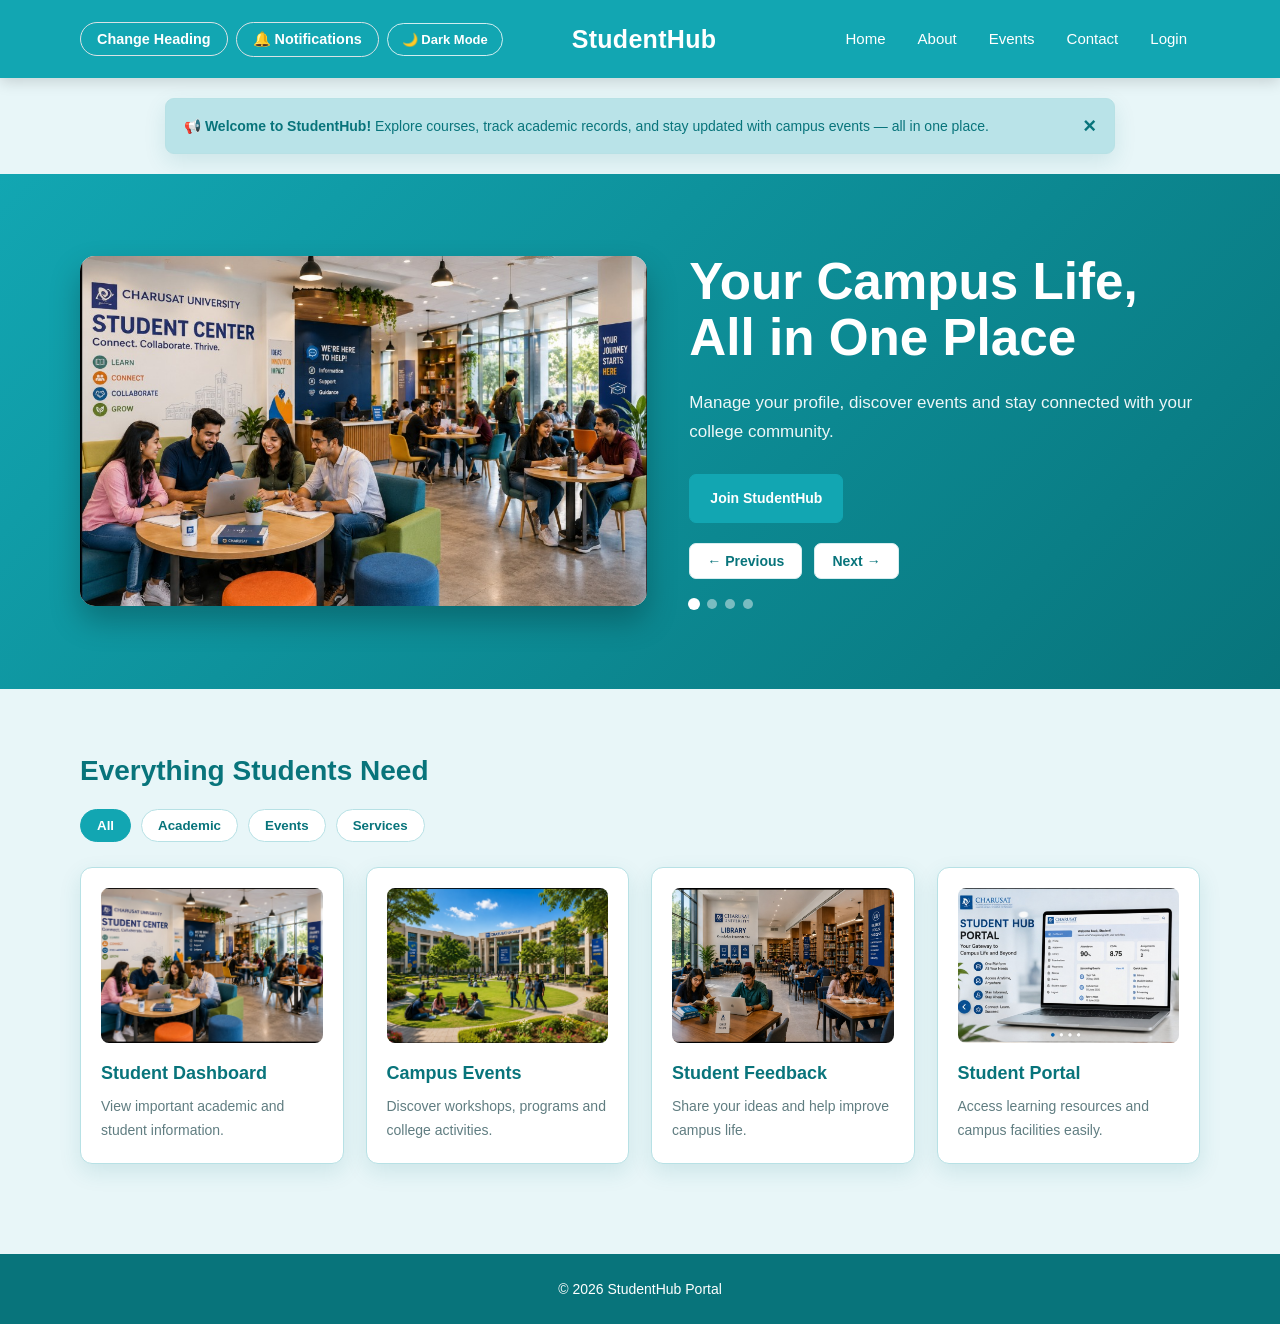
<file: index.html>
<!DOCTYPE html>
<html lang="en">

<head>

    <meta charset="UTF-8">

    <meta name="viewport"
          content="width=device-width, initial-scale=1.0">

    <title>Home | StudentHub</title>

    <link rel="stylesheet" href="style.css">

</head>

<body>


<!-- =========================================================
     HEADER
     LEFT: Buttons
     CENTER: StudentHub
     RIGHT: Navigation
========================================================= -->

<header class="header">

    <div class="container">

        <!-- LEFT BUTTONS -->
        <div class="header-buttons">

            <button
                id="changeHeadingBtn"
                class="change-heading-btn nav-btn"
                type="button">
                Change Heading
            </button>

            <button
                id="notificationBtn"
                class="notification-btn nav-btn"
                type="button">
                🔔 Notifications
            </button>

            <button
                id="darkModeBtn"
                class="dark-mode-btn nav-btn"
                type="button">
                🌙 Dark Mode
            </button>

        </div>
<!-- MOBILE HAMBURGER MENU -->
<button
    id="hamburgerBtn"
    class="hamburger-btn"
    type="button"
    aria-label="Open menu">
    ☰
</button>

        <!-- CENTER LOGO -->
        <h2 class="logo" id="logoText">

            <span
                id="logoIcon"
                class="logo-icon">
            </span>

            StudentHub

        </h2>


        <!-- RIGHT NAVIGATION -->
        <nav
            class="nav"
            id="mainNav"
            aria-label="Main navigation">

            <a href="index.html">Home</a>

            <a href="about.html">About</a>

            <a href="events.html">Events</a>

            <a href="contact.html">Contact</a>

            <a href="login.html">Login</a>

        </nav>

    </div>

</header>
<!-- =========================================================
     MOBILE HAMBURGER MENU
========================================================= -->

<div
    id="mobileMenu"
    class="mobile-menu">

    <div class="mobile-menu-header">

        <div class="mobile-menu-logo">
            StudentHub
        </div>

        <button
            id="mobileMenuClose"
            class="mobile-menu-close"
            type="button"
            aria-label="Close menu">

            ×

        </button>

    </div>


    <nav
        class="mobile-nav"
        aria-label="Mobile navigation">

        <a href="index.html">
            Home
        </a>

        <a href="about.html">
            About
        </a>

        <a href="events.html">
            Events
        </a>

        <a href="contact.html">
            Contact
        </a>

        <a href="login.html">
            Login
        </a>

    </nav>

</div>



<!-- =========================================================
     STUDENT ANNOUNCEMENT BOX
========================================================= -->

<div
    id="notificationBox"
    class="notification-box">


    <div class="notification-header">

        <h3>
            Student Announcements
        </h3>


        <button
            id="closeNotification"
            class="notification-close"
            type="button"
            aria-label="Close announcements">

            ×

        </button>

    </div>


    <div class="announcement-item">

        <strong>
            📢 Important Notice
        </strong>

        <p>
            Mid-semester examination schedule has been updated.
        </p>

    </div>


    <div class="announcement-item">

        <strong>
            🎓 Event Announcement
        </strong>

        <p>
            Techfest registration is now open for students.
        </p>

    </div>


    <div class="announcement-item">

        <strong>
            📚 Academic Update
        </strong>

        <p>
            New study materials are available in the student portal.
        </p>

    </div>

</div>



<!-- =========================================================
     WELCOME ALERT
========================================================= -->

<div
    class="alert"
    id="alert">

    <span>

        📢

        <strong>
            Welcome to StudentHub!
        </strong>

        Explore courses, track academic records,
        and stay updated with campus events —
        all in one place.

    </span>


    <button
        id="closeAlert"
        class="close-btn"
        type="button"
        aria-label="Close welcome message">

        ×

    </button>

</div>



<!-- =========================================================
     HERO / SLIDER
========================================================= -->

<section class="hero">

    <div class="container">

        <div class="slider">


            <!-- ================= SLIDER IMAGE ================= -->

            <div class="slider-image-container">

                <img
                    id="sliderImage"
                    src="js/images/student%20center.jpeg"
                    alt="Student Center"
                    class="slider-image">

            </div>



            <!-- ================= HERO CONTENT ================= -->

            <div class="hero-content">

                <h1 id="sliderTitle">

                    Your Campus Life,
                    All in One Place

                </h1>


                <p id="sliderDescription">

                    Manage your profile, discover events
                    and stay connected with your college
                    community.

                </p>


                <a
                    href="register.html"
                    class="btn">

                    Join StudentHub

                </a>



                <!-- ================= SLIDER BUTTONS ================= -->

                <div class="nav-buttons">

                    <button
                        id="prevBtn"
                        class="btn btn-nav"
                        type="button"
                        aria-label="Previous slide">

                        ← Previous

                    </button>


                    <button
                        id="nextBtn"
                        class="btn btn-nav"
                        type="button"
                        aria-label="Next slide">

                        Next →

                    </button>

                </div>



                <!-- ================= SLIDER DOTS ================= -->

                <div
                    class="slider-dots"
                    aria-label="Slider indicators">


                    <span
                        class="slider-dot active"
                        data-slide="0"
                        role="button"
                        tabindex="0">
                    </span>


                    <span
                        class="slider-dot"
                        data-slide="1"
                        role="button"
                        tabindex="0">
                    </span>


                    <span
                        class="slider-dot"
                        data-slide="2"
                        role="button"
                        tabindex="0">
                    </span>


                    <span
                        class="slider-dot"
                        data-slide="3"
                        role="button"
                        tabindex="0">
                    </span>

                </div>

            </div>

        </div>

    </div>

</section>



<!-- =========================================================
     STUDENT FEATURES
========================================================= -->

<section class="section">

    <div class="container">


        <h2>
            Everything Students Need
        </h2>



        <!-- ================= FILTER BUTTONS ================= -->

        <div class="filter-buttons">


            <button
                class="filter-btn active"
                data-filter="all"
                type="button">

                All

            </button>


            <button
                class="filter-btn"
                data-filter="academic"
                type="button">

                Academic

            </button>


            <button
                class="filter-btn"
                data-filter="events"
                type="button">

                Events

            </button>


            <button
                class="filter-btn"
                data-filter="services"
                type="button">

                Services

            </button>

        </div>



        <!-- ================= CARDS ================= -->

        <div class="grid">


            <!-- CARD 1 -->

            <div
                class="card"
                data-category="academic">

                <img
                    src="js/images/student%20center.jpeg"
                    alt="Student Center"
                    class="card-img">


                <h3>
                    Student Dashboard
                </h3>


                <p>
                    View important academic and
                    student information.
                </p>

            </div>



            <!-- CARD 2 -->

            <div
                class="card"
                data-category="events">

                <img
                    src="js/images/charusat%20university.jpeg"
                    alt="CHARUSAT University campus"
                    class="card-img">


                <h3>
                    Campus Events
                </h3>


                <p>
                    Discover workshops, programs
                    and college activities.
                </p>

            </div>



            <!-- CARD 3 -->

            <div
                class="card"
                data-category="services">

                <img
                    src="js/images/charusat%20library.jpeg"
                    alt="CHARUSAT Library"
                    class="card-img">


                <h3>
                    Student Feedback
                </h3>


                <p>
                    Share your ideas and help
                    improve campus life.
                </p>

            </div>



            <!-- CARD 4 -->

            <div
                class="card"
                data-category="academic">

                <img
                    src="js/images/student%20hub%20portal.jpeg"
                    alt="Student Hub Portal"
                    class="card-img">


                <h3>
                    Student Portal
                </h3>


                <p>
                    Access learning resources
                    and campus facilities easily.
                </p>

            </div>

        </div>

    </div>

</section>



<!-- =========================================================
     FOOTER
========================================================= -->

<footer class="footer">

    <p>

        © <span id="year">
            2026
        </span>

        StudentHub Portal

    </p>

</footer>

<script>

    const hamburgerBtn =
        document.getElementById("hamburgerBtn");

    const mobileMenu =
        document.getElementById("mobileMenu");

    const mobileMenuClose =
        document.getElementById("mobileMenuClose");


    /* OPEN MENU */

    hamburgerBtn.addEventListener("click", function () {

        mobileMenu.classList.add("show");

    });


    /* CLOSE MENU */

    mobileMenuClose.addEventListener("click", function () {

        mobileMenu.classList.remove("show");

    });


    /* CLOSE MENU WHEN A LINK IS CLICKED */

    const mobileLinks =
        document.querySelectorAll(".mobile-nav a");

    mobileLinks.forEach(function (link) {

        link.addEventListener("click", function () {

            mobileMenu.classList.remove("show");

        });

    });

</script>


<script src="js/script.js"></script>




</body>

</html>
</file>
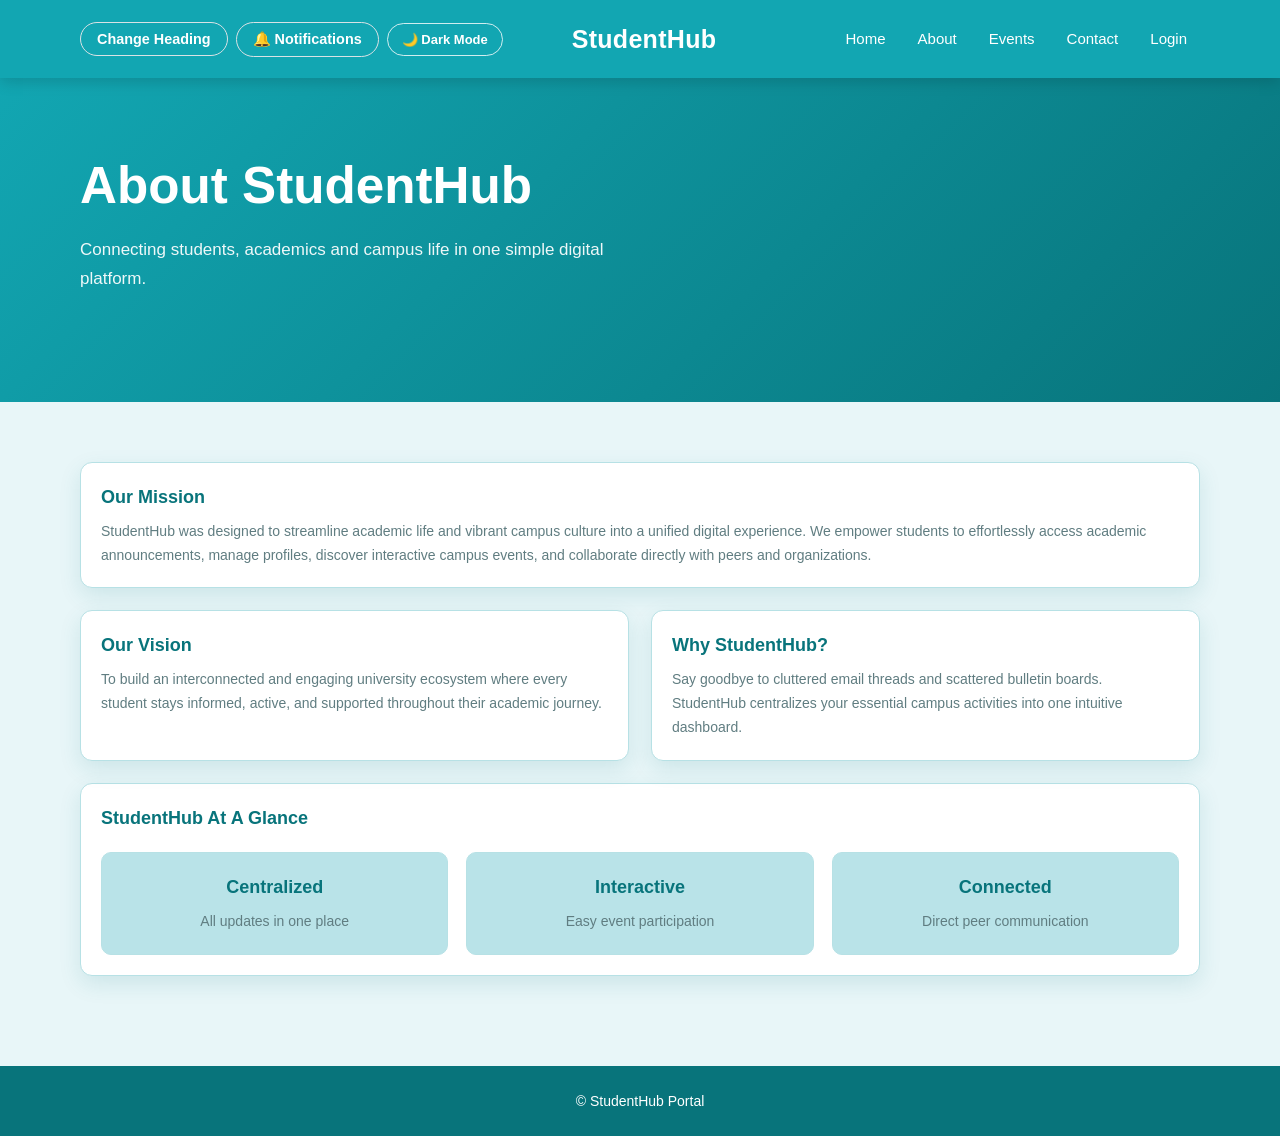
<file: about.html>
<!DOCTYPE html>
<html lang="en">

<head>

    <meta charset="UTF-8">

    <meta name="viewport"
          content="width=device-width, initial-scale=1.0">

    <title>About | StudentHub</title>

    <link rel="stylesheet" href="style.css">

</head>

<body>


<!-- =========================================================
     HEADER
========================================================= -->

<header class="header">

    <div class="container">


        <!-- LEFT SIDE BUTTONS -->

        <div class="header-buttons">

            <button
                id="changeHeadingBtn"
                class="change-heading-btn nav-btn"
                type="button"
                aria-label="Change heading">

                Change Heading

            </button>


            <button
                id="notificationBtn"
                class="notification-btn nav-btn"
                type="button"
                aria-label="Open notifications">

                🔔 Notifications

            </button>


            <button
                id="darkModeBtn"
                class="dark-mode-btn nav-btn"
                type="button"
                aria-label="Toggle dark mode">

                🌙 Dark Mode

            </button>

        </div>


        <!-- CENTER LOGO -->

        <h2
            class="logo"
            id="logoText">

            <span
                id="logoIcon"
                class="logo-icon">
            </span>

            StudentHub

        </h2>


        <!-- RIGHT SIDE NAVIGATION -->

        <nav
            class="nav"
            id="mainNav"
            aria-label="Main navigation">


            <a href="index.html">
                Home
            </a>


            <a href="about.html">
                About
            </a>


            <a href="events.html">
                Events
            </a>


            <a href="contact.html">
                Contact
            </a>


            <a href="login.html">
                Login
            </a>


        </nav>


        <!-- MOBILE HAMBURGER -->

        <button
            class="hamburger-btn"
            id="hamburgerBtn"
            type="button"
            aria-label="Open menu"
            aria-expanded="false">

            ☰

        </button>

    </div>

</header>


<!-- =========================================================
     MOBILE MENU
========================================================= -->

<div
    class="mobile-menu"
    id="mobileMenu"
    aria-hidden="true">


    <div class="mobile-menu-header">


        <div class="mobile-menu-logo">

            <span
                id="mobileLogoIcon"
                class="logo-icon">
            </span>

            StudentHub

        </div>


        <button
            class="mobile-menu-close"
            id="mobileMenuClose"
            type="button"
            aria-label="Close menu">

            ×

        </button>

    </div>


    <nav
        class="mobile-nav"
        aria-label="Mobile navigation">


        <a href="index.html">
            Home
        </a>


        <a href="about.html">
            About
        </a>


        <a href="events.html">
            Events
        </a>


        <a href="dashboard.html">
            Dashboard
        </a>


        <a href="profile.html">
            Profile
        </a>


        <a href="contact.html">
            Contact
        </a>


        <a href="login.html">
            Login
        </a>


    </nav>

</div>


<!-- =========================================================
     ABOUT HERO
========================================================= -->

<section class="hero">

    <div class="container">

        <div class="hero-content">


            <h1>
                About StudentHub
            </h1>


            <p>
                Connecting students, academics and campus life
                in one simple digital platform.
            </p>


        </div>

    </div>

</section>


<!-- =========================================================
     ABOUT CONTENT
========================================================= -->

<main class="section">

    <div class="container">


        <!-- OUR MISSION -->

        <div class="card">


            <h3>
                Our Mission
            </h3>


            <p>

                StudentHub was designed to streamline academic
                life and vibrant campus culture into a unified
                digital experience. We empower students to
                effortlessly access academic announcements,
                manage profiles, discover interactive campus
                events, and collaborate directly with peers
                and organizations.

            </p>


        </div>


        <!-- VISION + WHY STUDENTHUB -->

        <div class="grid-2">


            <!-- VISION -->

            <div class="card">


                <h3>
                    Our Vision
                </h3>


                <p>

                    To build an interconnected and engaging
                    university ecosystem where every student
                    stays informed, active, and supported
                    throughout their academic journey.

                </p>


            </div>


            <!-- WHY STUDENTHUB -->

            <div class="card">


                <h3>
                    Why StudentHub?
                </h3>


                <p>

                    Say goodbye to cluttered email threads and
                    scattered bulletin boards. StudentHub
                    centralizes your essential campus activities
                    into one intuitive dashboard.

                </p>


            </div>


        </div>


        <!-- STUDENTHUB AT A GLANCE -->

        <div class="card">


            <h3>
                StudentHub At A Glance
            </h3>


            <div class="stats-container">


                <!-- CENTRALIZED -->

                <div class="stat-box">


                    <h3>
                        Centralized
                    </h3>


                    <p>
                        All updates in one place
                    </p>


                </div>


                <!-- INTERACTIVE -->

                <div class="stat-box">


                    <h3>
                        Interactive
                    </h3>


                    <p>
                        Easy event participation
                    </p>


                </div>


                <!-- CONNECTED -->

                <div class="stat-box">


                    <h3>
                        Connected
                    </h3>


                    <p>
                        Direct peer communication
                    </p>


                </div>


            </div>


        </div>


    </div>

</main>


<!-- =========================================================
     FOOTER
========================================================= -->

<footer class="footer">

    <p>

        © <span id="year"></span>
        StudentHub Portal

    </p>

</footer>


<!-- =========================================================
     JAVASCRIPT
========================================================= -->

<script src="js/script.js"></script>


<!-- =========================================================
     MOBILE MENU JAVASCRIPT
========================================================= -->

<script>

    const hamburgerBtn =
        document.getElementById("hamburgerBtn");

    const mobileMenu =
        document.getElementById("mobileMenu");

    const mobileMenuClose =
        document.getElementById("mobileMenuClose");


    /* OPEN MOBILE MENU */

    if (hamburgerBtn && mobileMenu) {

        hamburgerBtn.addEventListener(
            "click",
            function () {

                mobileMenu.classList.add("show");

                mobileMenu.setAttribute(
                    "aria-hidden",
                    "false"
                );

                hamburgerBtn.setAttribute(
                    "aria-expanded",
                    "true"
                );

            }
        );

    }


    /* CLOSE MOBILE MENU */

    if (mobileMenuClose && mobileMenu) {

        mobileMenuClose.addEventListener(
            "click",
            function () {

                mobileMenu.classList.remove("show");

                mobileMenu.setAttribute(
                    "aria-hidden",
                    "true"
                );

                hamburgerBtn.setAttribute(
                    "aria-expanded",
                    "false"
                );

            }
        );

    }


    /* CLOSE MENU AFTER CLICKING LINK */

    document
        .querySelectorAll(".mobile-nav a")
        .forEach(function (link) {

            link.addEventListener(
                "click",
                function () {

                    mobileMenu.classList.remove("show");

                    mobileMenu.setAttribute(
                        "aria-hidden",
                        "true"
                    );

                    hamburgerBtn.setAttribute(
                        "aria-expanded",
                        "false"
                    );

                }
            );

        });

</script>


</body>

</html>
</file>
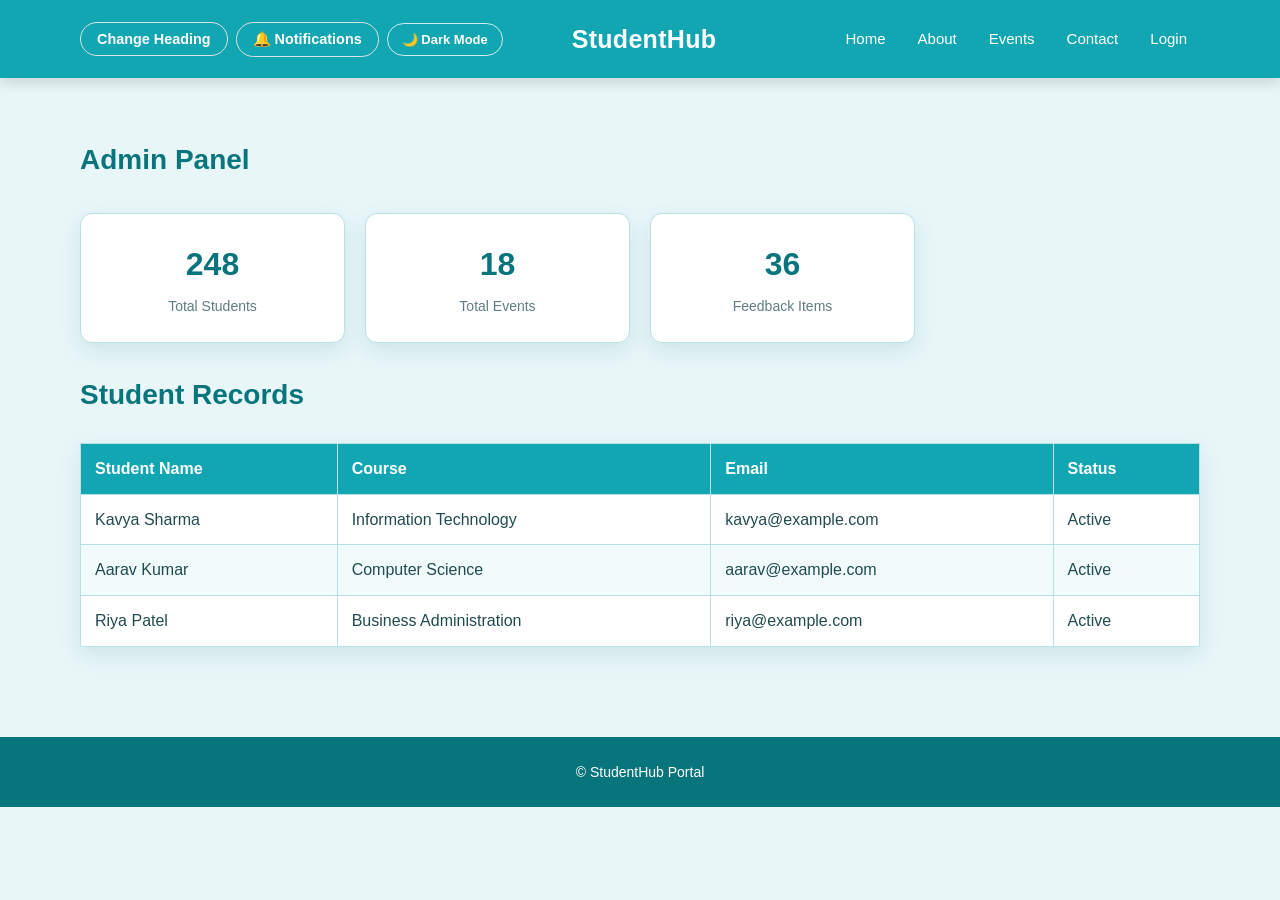
<file: admin.html>
<!DOCTYPE html>
<html lang="en">

<head>

    <meta charset="UTF-8">

    <meta name="viewport"
          content="width=device-width, initial-scale=1.0">

    <title>Admin Panel | StudentHub</title>

    <link rel="stylesheet" href="style.css">

</head>

<body>


<!-- =====================================================
     HEADER
====================================================== -->

<header class="header">

    <div class="container">


        <!-- =================================================
             LEFT SIDE HEADER BUTTONS
        ================================================== -->

        <div class="header-buttons">

            <!-- CHANGE HEADING -->

            <button
                id="changeHeadingBtn"
                class="change-heading-btn nav-btn"
                type="button"
                aria-label="Change logo heading">

                Change Heading

            </button>


            <!-- NOTIFICATIONS -->

            <button
                id="notificationBtn"
                class="notification-btn nav-btn"
                type="button"
                aria-label="Open student announcements">

                🔔 Notifications

            </button>


            <!-- DARK MODE -->

            <button
                id="darkModeBtn"
                class="dark-mode-btn nav-btn"
                type="button"
                aria-label="Toggle dark mode">

                🌙 Dark Mode

            </button>

        </div>


        <!-- =================================================
             CENTER LOGO
        ================================================== -->

        <h2
            class="logo"
            id="logoText">

            <span
                id="logoIcon"
                class="logo-icon">
            </span>

            StudentHub

        </h2>


        <!-- =================================================
             RIGHT SIDE NAVIGATION
        ================================================== -->

        <nav
            class="nav"
            id="mainNav"
            aria-label="Main navigation">

            <a href="index.html">
                Home
            </a>

            <a href="about.html">
                About
            </a>

            <a href="events.html">
                Events
            </a>

            <a href="contact.html">
                Contact
            </a>

            <a href="login.html">
                Login
            </a>

        </nav>


        <!-- =================================================
             HAMBURGER BUTTON
        ================================================== -->

        <button
            class="hamburger-btn"
            id="hamburgerBtn"
            type="button"
            aria-label="Open menu"
            aria-expanded="false">

            ☰

        </button>

    </div>

</header>


<!-- =====================================================
     MOBILE MENU
====================================================== -->

<div
    class="mobile-menu"
    id="mobileMenu"
    aria-hidden="true">


    <!-- MOBILE MENU HEADER -->

    <div class="mobile-menu-header">

        <div class="mobile-menu-logo">

            <span
                id="mobileLogoIcon"
                class="logo-icon">
            </span>

            StudentHub

        </div>


        <button
            class="mobile-menu-close"
            id="mobileMenuClose"
            type="button"
            aria-label="Close menu">

            ×

        </button>

    </div>


    <!-- MOBILE NAVIGATION -->

    <nav
        class="mobile-nav"
        aria-label="Mobile navigation">

        <a href="index.html">
            Home
        </a>

        <a href="about.html">
            About
        </a>

        <a href="events.html">
            Events
        </a>

        <a href="dashboard.html">
            Dashboard
        </a>

        <a href="profile.html">
            Profile
        </a>

        <a href="contact.html">
            Contact
        </a>

        <a href="feedback.html">
            Feedback
        </a>

        <a href="faq.html">
            FAQ
        </a>

        <a href="admin.html">
            Admin
        </a>

        <a href="login.html">
            Login
        </a>

    </nav>

</div>


<!-- =====================================================
     ADMIN PANEL
====================================================== -->

<main>

    <section class="section container">


        <!-- PAGE TITLE -->

        <h1>
            Admin Panel
        </h1>


        <!-- =================================================
             STATISTICS
        ================================================== -->

        <div class="stats">


            <!-- TOTAL STUDENTS -->

            <div class="stat">

                <h2>
                    248
                </h2>

                <p>
                    Total Students
                </p>

            </div>


            <!-- TOTAL EVENTS -->

            <div class="stat">

                <h2>
                    18
                </h2>

                <p>
                    Total Events
                </p>

            </div>


            <!-- FEEDBACK -->

            <div class="stat">

                <h2>
                    36
                </h2>

                <p>
                    Feedback Items
                </p>

            </div>

        </div>


        <!-- =================================================
             STUDENT RECORDS
        ================================================== -->

        <h2>
            Student Records
        </h2>


        <table>

            <thead>

                <tr>

                    <th>
                        Student Name
                    </th>

                    <th>
                        Course
                    </th>

                    <th>
                        Email
                    </th>

                    <th>
                        Status
                    </th>

                </tr>

            </thead>


            <tbody>


                <!-- STUDENT 1 -->

                <tr>

                    <td>
                        Kavya Sharma
                    </td>

                    <td>
                        Information Technology
                    </td>

                    <td>
                        kavya@example.com
                    </td>

                    <td>
                        Active
                    </td>

                </tr>


                <!-- STUDENT 2 -->

                <tr>

                    <td>
                        Aarav Kumar
                    </td>

                    <td>
                        Computer Science
                    </td>

                    <td>
                        aarav@example.com
                    </td>

                    <td>
                        Active
                    </td>

                </tr>


                <!-- STUDENT 3 -->

                <tr>

                    <td>
                        Riya Patel
                    </td>

                    <td>
                        Business Administration
                    </td>

                    <td>
                        riya@example.com
                    </td>

                    <td>
                        Active
                    </td>

                </tr>

            </tbody>

        </table>

    </section>

</main>


<!-- =====================================================
     FOOTER
====================================================== -->

<footer class="footer">

    <p>

        © <span id="year"></span>
        StudentHub Portal

    </p>

</footer>


<!-- =====================================================
     MAIN JAVASCRIPT
====================================================== -->

<script src="js/script.js"></script>


<!-- =====================================================
     MOBILE MENU JAVASCRIPT
====================================================== -->

<script>

    const hamburgerBtn =
        document.getElementById("hamburgerBtn");

    const mobileMenu =
        document.getElementById("mobileMenu");

    const mobileMenuClose =
        document.getElementById("mobileMenuClose");


    /* OPEN MOBILE MENU */

    if (hamburgerBtn && mobileMenu) {

        hamburgerBtn.addEventListener(
            "click",
            function () {

                mobileMenu.classList.add("show");

                mobileMenu.setAttribute(
                    "aria-hidden",
                    "false"
                );

                hamburgerBtn.setAttribute(
                    "aria-expanded",
                    "true"
                );

            }
        );

    }


    /* CLOSE MOBILE MENU */

    if (mobileMenuClose && mobileMenu) {

        mobileMenuClose.addEventListener(
            "click",
            function () {

                mobileMenu.classList.remove("show");

                mobileMenu.setAttribute(
                    "aria-hidden",
                    "true"
                );

                hamburgerBtn.setAttribute(
                    "aria-expanded",
                    "false"
                );

            }
        );

    }


    /* CLOSE MENU AFTER CLICKING A LINK */

    document
        .querySelectorAll(".mobile-nav a")
        .forEach(function (link) {

            link.addEventListener(
                "click",
                function () {

                    mobileMenu.classList.remove("show");

                    mobileMenu.setAttribute(
                        "aria-hidden",
                        "true"
                    );

                    hamburgerBtn.setAttribute(
                        "aria-expanded",
                        "false"
                    );

                }
            );

        });

</script>


</body>

</html>
</file>
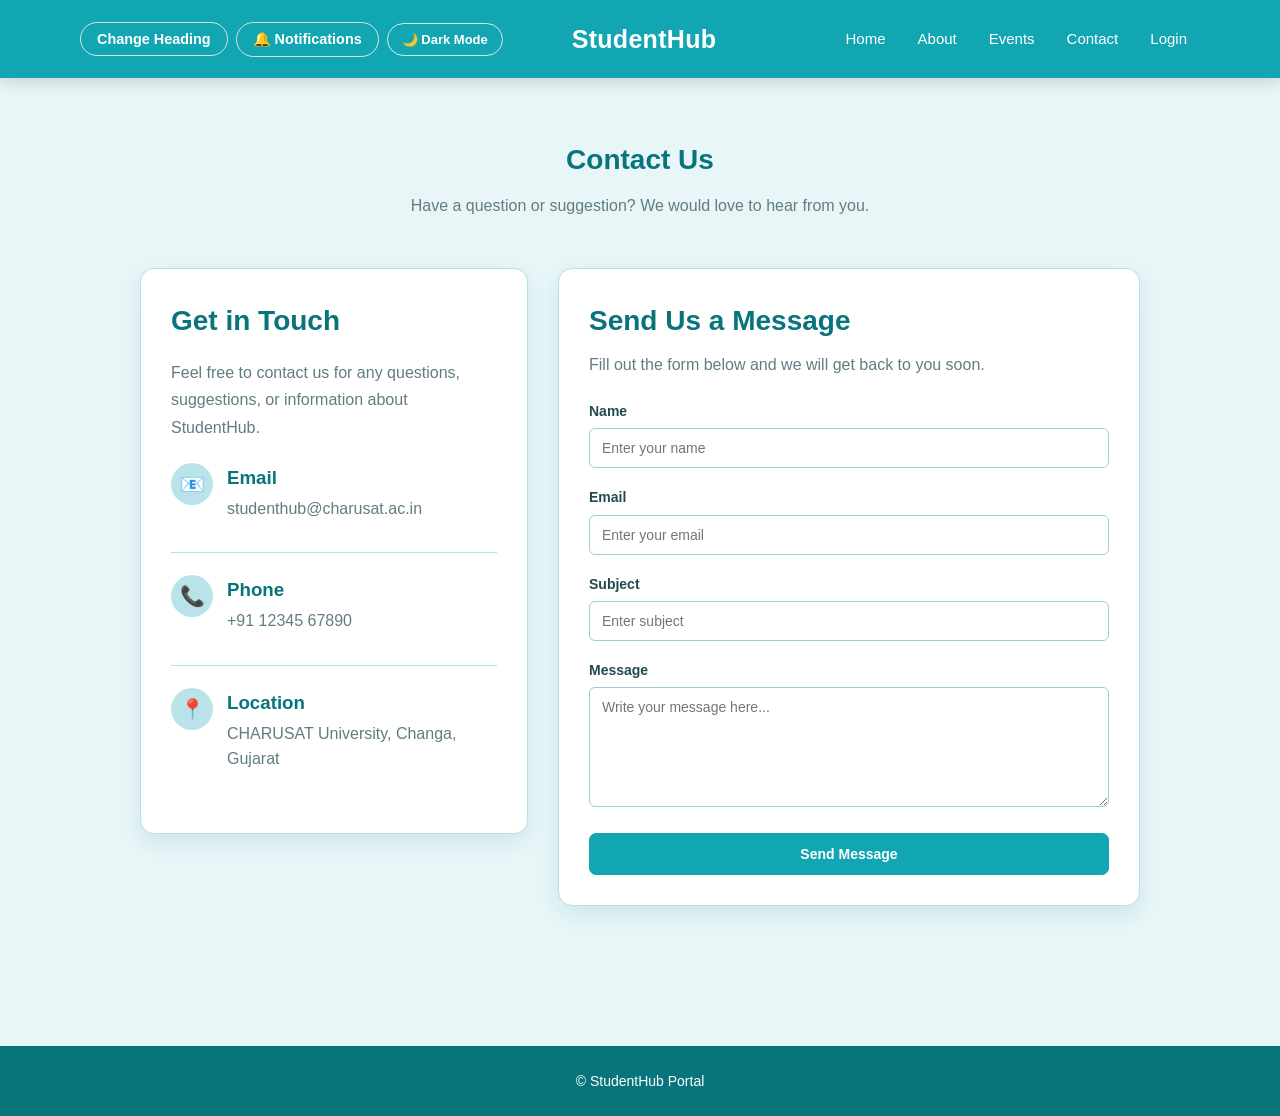
<file: contact.html>
<!DOCTYPE html>
<html lang="en">

<head>

    <meta charset="UTF-8">

    <meta name="viewport"
          content="width=device-width, initial-scale=1.0">

    <title>Contact | StudentHub</title>

    <link rel="stylesheet" href="style.css">

</head>

<body>


<!-- =====================================================
     HEADER
====================================================== -->

<header class="header">

    <div class="container">


        <!-- LEFT SIDE HEADER BUTTONS -->

        <div class="header-buttons">

            <button
                id="changeHeadingBtn"
                class="change-heading-btn nav-btn"
                type="button"
                aria-label="Change logo heading">

                Change Heading

            </button>


            <button
                id="notificationBtn"
                class="notification-btn nav-btn"
                type="button"
                aria-label="Open student announcements">

                🔔 Notifications

            </button>


            <button
                id="darkModeBtn"
                class="dark-mode-btn nav-btn"
                type="button"
                aria-label="Toggle dark mode">

                🌙 Dark Mode

            </button>

        </div>


        <!-- CENTER LOGO -->

        <h2
            class="logo"
            id="logoText">

            <span
                id="logoIcon"
                class="logo-icon">
            </span>

            StudentHub

        </h2>


        <!-- RIGHT SIDE NAVIGATION -->

        <nav
            class="nav"
            id="mainNav"
            aria-label="Main navigation">

            <a href="index.html">
                Home
            </a>

            <a href="about.html">
                About
            </a>

            <a href="events.html">
                Events
            </a>

            <a href="contact.html">
                Contact
            </a>

            <a href="login.html">
                Login
            </a>

        </nav>


        <!-- HAMBURGER BUTTON -->

        <button
            class="hamburger-btn"
            id="hamburgerBtn"
            type="button"
            aria-label="Open menu"
            aria-expanded="false">

            ☰

        </button>

    </div>

</header>


<!-- =====================================================
     MOBILE MENU
====================================================== -->

<div
    class="mobile-menu"
    id="mobileMenu"
    aria-hidden="true">


    <div class="mobile-menu-header">

        <div class="mobile-menu-logo">

            <span
                id="mobileLogoIcon"
                class="logo-icon">
            </span>

            StudentHub

        </div>


        <button
            class="mobile-menu-close"
            id="mobileMenuClose"
            type="button"
            aria-label="Close menu">

            ×

        </button>

    </div>


    <nav
        class="mobile-nav"
        aria-label="Mobile navigation">

        <a href="index.html">
            Home
        </a>

        <a href="about.html">
            About
        </a>

        <a href="events.html">
            Events
        </a>

        <a href="dashboard.html">
            Dashboard
        </a>

        <a href="profile.html">
            Profile
        </a>

        <a href="contact.html">
            Contact
        </a>

        <a href="login.html">
            Login
        </a>

    </nav>

</div>


<!-- =====================================================
     CONTACT PAGE
====================================================== -->

<main>

    <section class="section contact-section">

        <div class="container">


            <!-- CONTACT HEADING -->

            <div class="contact-heading">

                <h1>
                    Contact Us
                </h1>

                <p>
                    Have a question or suggestion?
                    We would love to hear from you.
                </p>

            </div>


            <div class="contact-wrapper">


                <!-- =================================================
                     CONTACT INFORMATION
                ================================================== -->

                <div class="contact-info">

                    <h2>
                        Get in Touch
                    </h2>

                    <p class="contact-description">

                        Feel free to contact us for any questions,
                        suggestions, or information about StudentHub.

                    </p>


                    <!-- EMAIL -->

                    <div class="contact-item">

                        <div class="contact-icon">
                            📧
                        </div>

                        <div>

                            <h3>
                                Email
                            </h3>

                            <p>
                                studenthub@charusat.ac.in
                            </p>

                        </div>

                    </div>


                    <!-- PHONE -->

                    <div class="contact-item">

                        <div class="contact-icon">
                            📞
                        </div>

                        <div>

                            <h3>
                                Phone
                            </h3>

                            <p>
                                +91 12345 67890
                            </p>

                        </div>

                    </div>


                    <!-- LOCATION -->

                    <div class="contact-item">

                        <div class="contact-icon">
                            📍
                        </div>

                        <div>

                            <h3>
                                Location
                            </h3>

                            <p>
                                CHARUSAT University,
                                Changa, Gujarat
                            </p>

                        </div>

                    </div>

                </div>


                <!-- =================================================
                     CONTACT FORM
                ================================================== -->

                <form
                    class="contact-form"
                    id="contactForm">


                    <h2>
                        Send Us a Message
                    </h2>


                    <p class="form-description">

                        Fill out the form below and we will get
                        back to you soon.

                    </p>


                    <!-- NAME -->

                    <div class="field">

                        <label for="contactName">
                            Name
                        </label>

                        <input
                            type="text"
                            id="contactName"
                            name="name"
                            placeholder="Enter your name"
                            required>

                    </div>


                    <!-- EMAIL -->

                    <div class="field">

                        <label for="contactEmail">
                            Email
                        </label>

                        <input
                            type="email"
                            id="contactEmail"
                            name="email"
                            placeholder="Enter your email"
                            required>

                    </div>


                    <!-- SUBJECT -->

                    <div class="field">

                        <label for="contactSubject">
                            Subject
                        </label>

                        <input
                            type="text"
                            id="contactSubject"
                            name="subject"
                            placeholder="Enter subject"
                            required>

                    </div>


                    <!-- MESSAGE -->

                    <div class="field">

                        <label for="contactMessage">
                            Message
                        </label>

                        <textarea
                            id="contactMessage"
                            name="message"
                            placeholder="Write your message here..."
                            required></textarea>

                    </div>


                    <!-- SUBMIT -->

                    <button
                        class="btn contact-submit"
                        type="submit">

                        Send Message

                    </button>

                </form>


            </div>

        </div>

    </section>

</main>


<!-- =====================================================
     FOOTER
====================================================== -->

<footer class="footer">

    <p>

        © <span id="year"></span>
        StudentHub Portal

    </p>

</footer>


<!-- =====================================================
     JAVASCRIPT
====================================================== -->

<script src="js/script.js"></script>


<!-- =====================================================
     MOBILE MENU JAVASCRIPT
====================================================== -->

<script>

    const hamburgerBtn =
        document.getElementById("hamburgerBtn");

    const mobileMenu =
        document.getElementById("mobileMenu");

    const mobileMenuClose =
        document.getElementById("mobileMenuClose");


    /* OPEN MOBILE MENU */

    if (hamburgerBtn && mobileMenu) {

        hamburgerBtn.addEventListener(
            "click",
            function () {

                mobileMenu.classList.add("show");

                mobileMenu.setAttribute(
                    "aria-hidden",
                    "false"
                );

                hamburgerBtn.setAttribute(
                    "aria-expanded",
                    "true"
                );

            }
        );

    }


    /* CLOSE MOBILE MENU */

    if (mobileMenuClose && mobileMenu) {

        mobileMenuClose.addEventListener(
            "click",
            function () {

                mobileMenu.classList.remove("show");

                mobileMenu.setAttribute(
                    "aria-hidden",
                    "true"
                );

                hamburgerBtn.setAttribute(
                    "aria-expanded",
                    "false"
                );

            }
        );

    }


    /* CLOSE MENU AFTER CLICKING LINK */

    document
        .querySelectorAll(".mobile-nav a")
        .forEach(function (link) {

            link.addEventListener(
                "click",
                function () {

                    mobileMenu.classList.remove("show");

                    mobileMenu.setAttribute(
                        "aria-hidden",
                        "true"
                    );

                    hamburgerBtn.setAttribute(
                        "aria-expanded",
                        "false"
                    );

                }
            );

        });

</script>


</body>

</html>
</file>
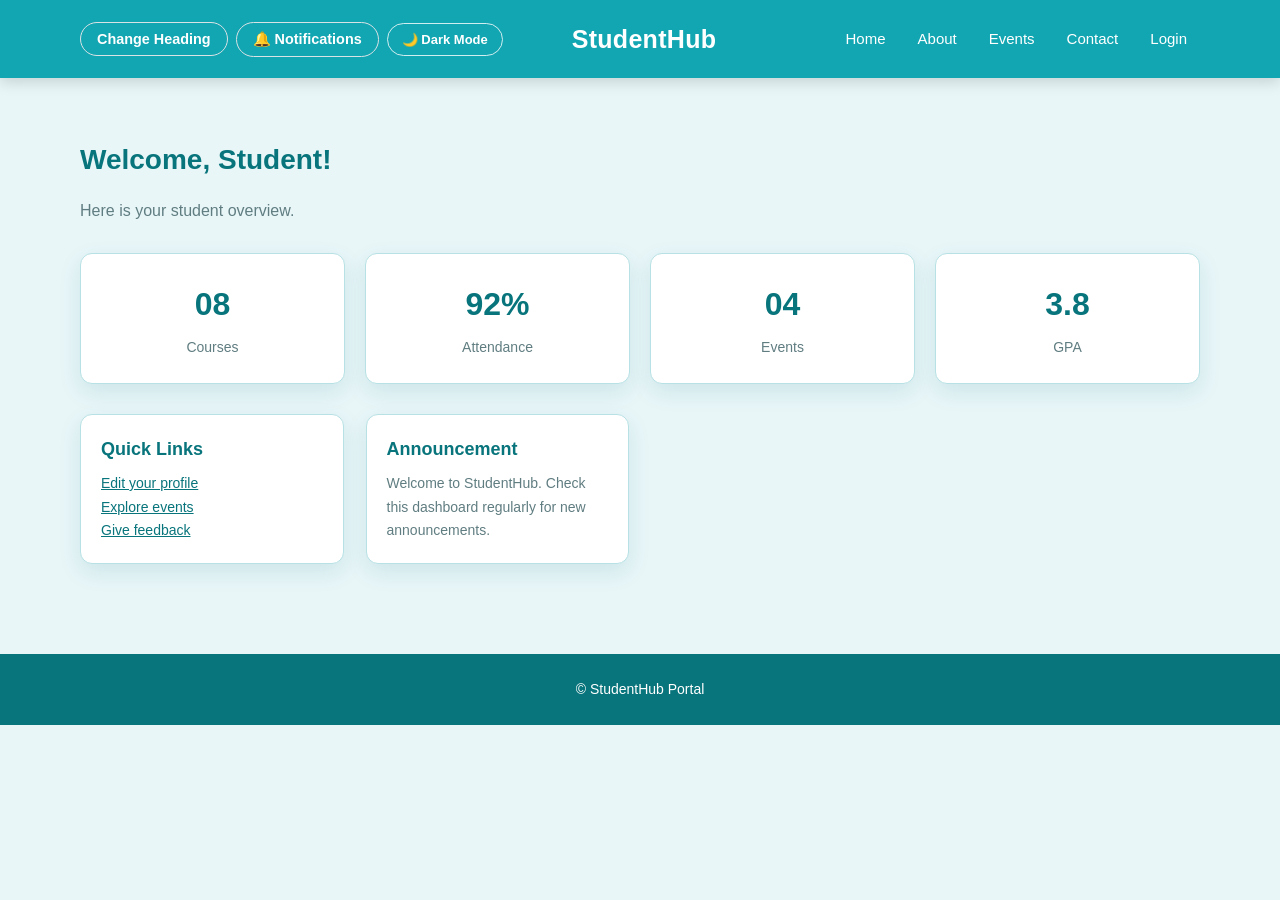
<file: dashboard.html>
<!DOCTYPE html>
<html lang="en">

<head>

    <meta charset="UTF-8">

    <meta name="viewport"
          content="width=device-width, initial-scale=1.0">

    <title>Dashboard | StudentHub</title>

    <link rel="stylesheet" href="style.css">

</head>

<body>


<!-- =========================================================
     HEADER
========================================================= -->

<header class="header">

    <div class="container">


        <!-- LEFT SIDE: HEADER BUTTONS -->

        <div class="header-buttons">

            <button
                id="changeHeadingBtn"
                class="change-heading-btn nav-btn"
                type="button"
                aria-label="Change heading">

                Change Heading

            </button>


            <button
                id="notificationBtn"
                class="notification-btn nav-btn"
                type="button"
                aria-label="Open notifications">

                🔔 Notifications

            </button>


            <button
                id="darkModeBtn"
                class="dark-mode-btn nav-btn"
                type="button"
                aria-label="Toggle dark mode">

                🌙 Dark Mode

            </button>

        </div>


        <!-- CENTER: STUDENTHUB -->

        <h2
            class="logo"
            id="logoText">

            <span
                id="logoIcon"
                class="logo-icon">
            </span>

            StudentHub

        </h2>


        <!-- RIGHT SIDE: NAVIGATION -->

        <nav
            class="nav"
            id="mainNav"
            aria-label="Main navigation">

            <a href="index.html">
                Home
            </a>

            <a href="about.html">
                About
            </a>

            <a href="events.html">
                Events
            </a>

            <a href="contact.html">
                Contact
            </a>

            <a href="login.html">
                Login
            </a>

        </nav>


        <!-- HAMBURGER BUTTON -->

        <button
            class="hamburger-btn"
            id="hamburgerBtn"
            type="button"
            aria-label="Open menu"
            aria-expanded="false">

            ☰

        </button>

    </div>

</header>


<!-- =========================================================
     MOBILE MENU
========================================================= -->

<div
    class="mobile-menu"
    id="mobileMenu"
    aria-hidden="true">

    <div class="mobile-menu-header">

        <div class="mobile-menu-logo">

            <span
                id="mobileLogoIcon"
                class="logo-icon">
            </span>

            StudentHub

        </div>


        <button
            class="mobile-menu-close"
            id="mobileMenuClose"
            type="button"
            aria-label="Close menu">

            ×

        </button>

    </div>


    <nav
        class="mobile-nav"
        aria-label="Mobile navigation">

        <a href="index.html">
            Home
        </a>

        <a href="about.html">
            About
        </a>

        <a href="events.html">
            Events
        </a>

        <a href="contact.html">
            Contact
        </a>

        <a href="login.html">
            Login
        </a>

    </nav>

</div>


<!-- =========================================================
     NOTIFICATION BOX
========================================================= -->

<div
    id="notificationBox"
    class="notification-box">

    <div class="notification-header">

        <h3>
            Student Announcements
        </h3>

        <button
            id="closeNotification"
            class="notification-close"
            type="button">

            ×

        </button>

    </div>


    <div class="announcement-item">

        <strong>
            📢 Important Notice
        </strong>

        <p>
            Mid-semester examination schedule has been updated.
        </p>

    </div>


    <div class="announcement-item">

        <strong>
            🎓 Event Announcement
        </strong>

        <p>
            Techfest registration is now open for students.
        </p>

    </div>


    <div class="announcement-item">

        <strong>
            📚 Academic Update
        </strong>

        <p>
            New study materials are available in the student portal.
        </p>

    </div>

</div>


<!-- =========================================================
     DASHBOARD
========================================================= -->

<section class="section container">

    <h1>
        Welcome, Student!
    </h1>


    <p>
        Here is your student overview.
    </p>


    <!-- =====================================================
         STATISTICS
    ====================================================== -->

    <div class="stats">


        <!-- COURSES -->

        <div class="stat">

            <h2>
                08
            </h2>

            <p>
                Courses
            </p>

        </div>


        <!-- ATTENDANCE -->

        <div class="stat">

            <h2>
                92%
            </h2>

            <p>
                Attendance
            </p>

        </div>


        <!-- EVENTS -->

        <div class="stat">

            <h2>
                04
            </h2>

            <p>
                Events
            </p>

        </div>


        <!-- GPA -->

        <div class="stat">

            <h2>
                3.8
            </h2>

            <p>
                GPA
            </p>

        </div>

    </div>


    <!-- =====================================================
         DASHBOARD CARDS
    ====================================================== -->

    <div class="grid">


        <!-- QUICK LINKS -->

        <div class="card">

            <h3>
                Quick Links
            </h3>


            <p>

                <a href="profile.html">
                    Edit your profile
                </a>

            </p>


            <p>

                <a href="events.html">
                    Explore events
                </a>

            </p>


            <p>

                <a href="feedback.html">
                    Give feedback
                </a>

            </p>

        </div>


        <!-- ANNOUNCEMENT -->

        <div class="card">

            <h3>
                Announcement
            </h3>


            <p>

                Welcome to StudentHub.
                Check this dashboard regularly
                for new announcements.

            </p>

        </div>

    </div>

</section>


<!-- =========================================================
     FOOTER
========================================================= -->

<footer class="footer">

    <p>

        © <span id="year"></span>
        StudentHub Portal

    </p>

</footer>


<!-- =========================================================
     JAVASCRIPT
========================================================= -->

<script src="js/script.js"></script>


<!-- =========================================================
     MOBILE MENU JAVASCRIPT
========================================================= -->

<script>

    const hamburgerBtn =
        document.getElementById("hamburgerBtn");

    const mobileMenu =
        document.getElementById("mobileMenu");

    const mobileMenuClose =
        document.getElementById("mobileMenuClose");


    /* OPEN MOBILE MENU */

    if (hamburgerBtn && mobileMenu) {

        hamburgerBtn.addEventListener(
            "click",
            function () {

                mobileMenu.classList.add("show");

                mobileMenu.setAttribute(
                    "aria-hidden",
                    "false"
                );

                hamburgerBtn.setAttribute(
                    "aria-expanded",
                    "true"
                );

            }
        );

    }


    /* CLOSE MOBILE MENU */

    if (mobileMenuClose && mobileMenu) {

        mobileMenuClose.addEventListener(
            "click",
            function () {

                mobileMenu.classList.remove("show");

                mobileMenu.setAttribute(
                    "aria-hidden",
                    "true"
                );

                hamburgerBtn.setAttribute(
                    "aria-expanded",
                    "false"
                );

            }
        );

    }


    /* CLOSE MENU AFTER CLICKING A LINK */

    document
        .querySelectorAll(".mobile-nav a")
        .forEach(function (link) {

            link.addEventListener(
                "click",
                function () {

                    mobileMenu.classList.remove("show");

                    mobileMenu.setAttribute(
                        "aria-hidden",
                        "true"
                    );

                    hamburgerBtn.setAttribute(
                        "aria-expanded",
                        "false"
                    );

                }
            );

        });

</script>


</body>

</html>
</file>
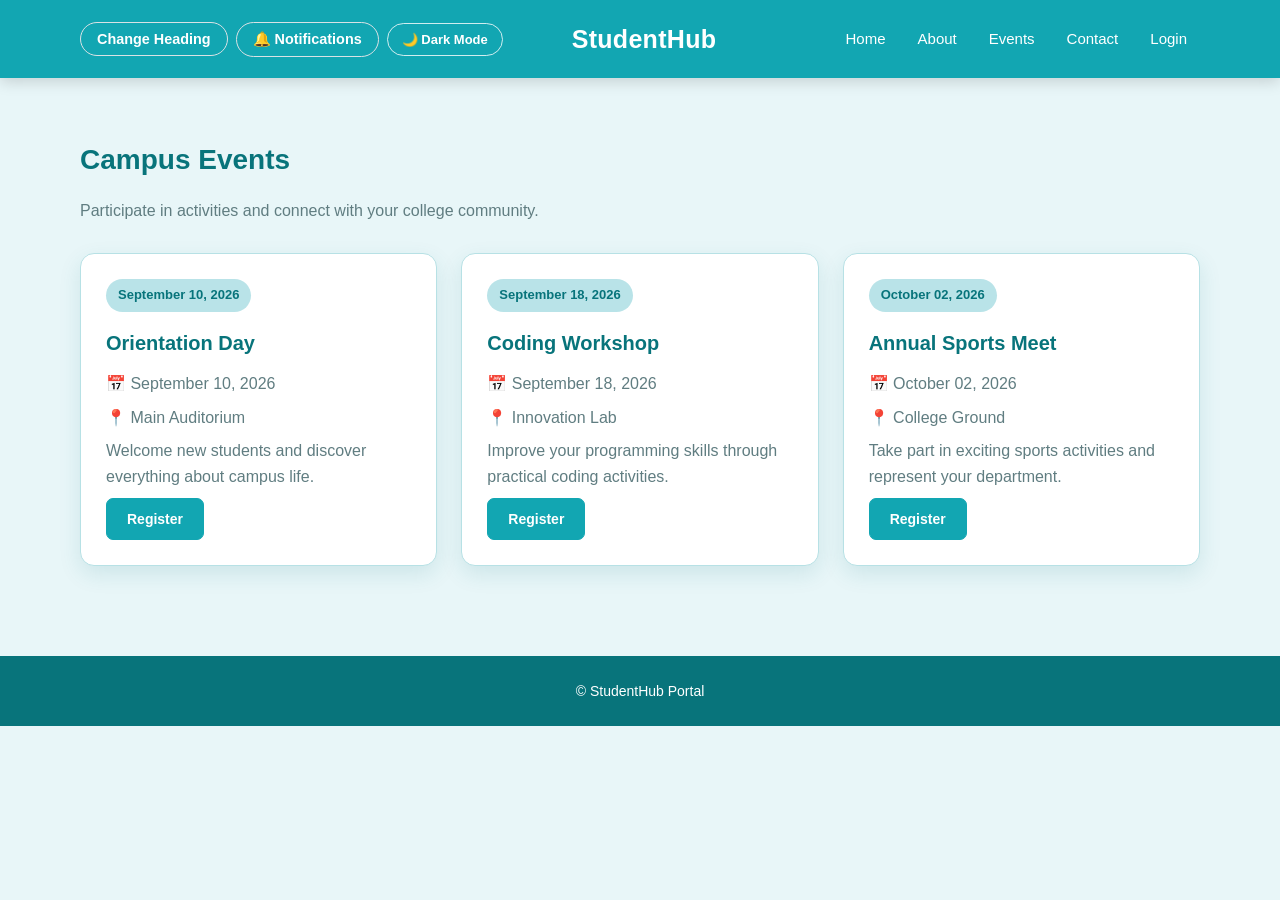
<file: events.html>
<!DOCTYPE html>
<html lang="en">

<head>

    <meta charset="UTF-8">

    <meta name="viewport"
          content="width=device-width, initial-scale=1.0">

    <title>Events | StudentHub</title>

    <link rel="stylesheet" href="style.css">

</head>

<body>


<!-- =========================================================
     HEADER
========================================================= -->

<header class="header">

    <div class="container">

        <!-- LEFT BUTTONS -->
        <div class="header-buttons">

            <button
                id="changeHeadingBtn"
                class="change-heading-btn nav-btn"
                type="button">
                Change Heading
            </button>

            <button
                id="notificationBtn"
                class="notification-btn nav-btn"
                type="button">
                🔔 Notifications
            </button>

            <button
                id="darkModeBtn"
                class="dark-mode-btn nav-btn"
                type="button">
                🌙 Dark Mode
            </button>

        </div>


        <!-- CENTER LOGO -->
        <h2 class="logo" id="logoText">

            <span
                id="logoIcon"
                class="logo-icon">
            </span>

            StudentHub

        </h2>


        <!-- RIGHT NAVIGATION -->
        <nav
            class="nav"
            id="mainNav"
            aria-label="Main navigation">

            <a href="index.html">Home</a>

            <a href="about.html">About</a>

            <a href="events.html">Events</a>

            <a href="contact.html">Contact</a>

            <a href="login.html">Login</a>

        </nav>

    </div>

</header>


<!-- =========================================================
     MOBILE HAMBURGER MENU
========================================================= -->

<div
    class="mobile-menu"
    id="mobileMenu"
    aria-hidden="true">


    <!-- MOBILE MENU HEADER -->

    <div class="mobile-menu-header">

        <div class="mobile-menu-logo">

            <span
                id="mobileLogoIcon"
                class="logo-icon">
            </span>

            StudentHub

        </div>


        <button
            class="mobile-menu-close"
            id="mobileMenuClose"
            type="button"
            aria-label="Close menu">

            ×

        </button>

    </div>


    <!-- MOBILE NAVIGATION -->

    <nav
        class="mobile-nav"
        aria-label="Mobile navigation">

        <a href="index.html">
            Home
        </a>

        <a href="about.html">
            About
        </a>

        <a href="events.html">
            Events
        </a>

        <a href="dashboard.html">
            Dashboard
        </a>

        <a href="profile.html">
            Profile
        </a>

        <a href="feedback.html">
            Feedback
        </a>

        <a href="contact.html">
            Contact
        </a>

        <a href="login.html">
            Login
        </a>

    </nav>

</div>


<!-- =========================================================
     NOTIFICATION BOX
========================================================= -->

<div
    id="notificationBox"
    class="notification-box">

    <div class="notification-header">

        <h3>
            Student Announcements
        </h3>


        <button
            id="closeNotification"
            class="notification-close"
            type="button"
            aria-label="Close announcements">

            ×

        </button>

    </div>


    <div class="announcement-item">

        <strong>
            📢 Important Notice
        </strong>

        <p>
            Mid-semester examination schedule has been updated.
        </p>

    </div>


    <div class="announcement-item">

        <strong>
            🎓 Event Announcement
        </strong>

        <p>
            Techfest registration is now open for students.
        </p>

    </div>


    <div class="announcement-item">

        <strong>
            📚 Academic Update
        </strong>

        <p>
            New study materials are available in the student portal.
        </p>

    </div>

</div>


<!-- =========================================================
     EVENTS
========================================================= -->

<main>

    <section class="section container">

        <h1>
            Campus Events
        </h1>


        <p>
            Participate in activities and connect
            with your college community.
        </p>


        <div class="events-grid">


            <!-- =================================================
                 EVENT 1
            ================================================== -->

            <div class="event-card">

                <span class="event-date">
                    September 10, 2026
                </span>


                <h3>
                    Orientation Day
                </h3>


                <p>
                    📅 September 10, 2026
                </p>


                <p>
                    📍 Main Auditorium
                </p>


                <p>
                    Welcome new students and discover
                    everything about campus life.
                </p>


                <button
                    class="btn event-register"
                    type="button"
                    data-event="Orientation Day">

                    Register

                </button>

            </div>


            <!-- =================================================
                 EVENT 2
            ================================================== -->

            <div class="event-card">

                <span class="event-date">
                    September 18, 2026
                </span>


                <h3>
                    Coding Workshop
                </h3>


                <p>
                    📅 September 18, 2026
                </p>


                <p>
                    📍 Innovation Lab
                </p>


                <p>
                    Improve your programming skills
                    through practical coding activities.
                </p>


                <button
                    class="btn event-register"
                    type="button"
                    data-event="Coding Workshop">

                    Register

                </button>

            </div>


            <!-- =================================================
                 EVENT 3
            ================================================== -->

            <div class="event-card">

                <span class="event-date">
                    October 02, 2026
                </span>


                <h3>
                    Annual Sports Meet
                </h3>


                <p>
                    📅 October 02, 2026
                </p>


                <p>
                    📍 College Ground
                </p>


                <p>
                    Take part in exciting sports
                    activities and represent your department.
                </p>


                <button
                    class="btn event-register"
                    type="button"
                    data-event="Annual Sports Meet">

                    Register

                </button>

            </div>


        </div>

    </section>

</main>


<!-- =========================================================
     FOOTER
========================================================= -->

<footer class="footer">

    <p>

        © <span id="year"></span>
        StudentHub Portal

    </p>

</footer>


<!-- =========================================================
     MAIN JAVASCRIPT
========================================================= -->

<script src="js/script.js"></script>


<!-- =========================================================
     HAMBURGER MENU JAVASCRIPT
========================================================= -->

<script>

    const hamburgerBtn =
        document.getElementById("hamburgerBtn");

    const mobileMenu =
        document.getElementById("mobileMenu");

    const mobileMenuClose =
        document.getElementById("mobileMenuClose");


    /* OPEN MOBILE MENU */

    if (hamburgerBtn && mobileMenu) {

        hamburgerBtn.addEventListener(
            "click",
            function () {

                mobileMenu.classList.add("show");

                mobileMenu.setAttribute(
                    "aria-hidden",
                    "false"
                );

                hamburgerBtn.setAttribute(
                    "aria-expanded",
                    "true"
                );

            }
        );

    }


    /* CLOSE MOBILE MENU */

    if (mobileMenuClose && mobileMenu) {

        mobileMenuClose.addEventListener(
            "click",
            function () {

                mobileMenu.classList.remove("show");

                mobileMenu.setAttribute(
                    "aria-hidden",
                    "true"
                );

                hamburgerBtn.setAttribute(
                    "aria-expanded",
                    "false"
                );

            }
        );

    }


    /* CLOSE MENU AFTER CLICKING A LINK */

    document
        .querySelectorAll(".mobile-nav a")
        .forEach(function (link) {

            link.addEventListener(
                "click",
                function () {

                    mobileMenu.classList.remove("show");

                    mobileMenu.setAttribute(
                        "aria-hidden",
                        "true"
                    );

                    hamburgerBtn.setAttribute(
                        "aria-expanded",
                        "false"
                    );

                }
            );

        });

</script>


</body>

</html>
</file>
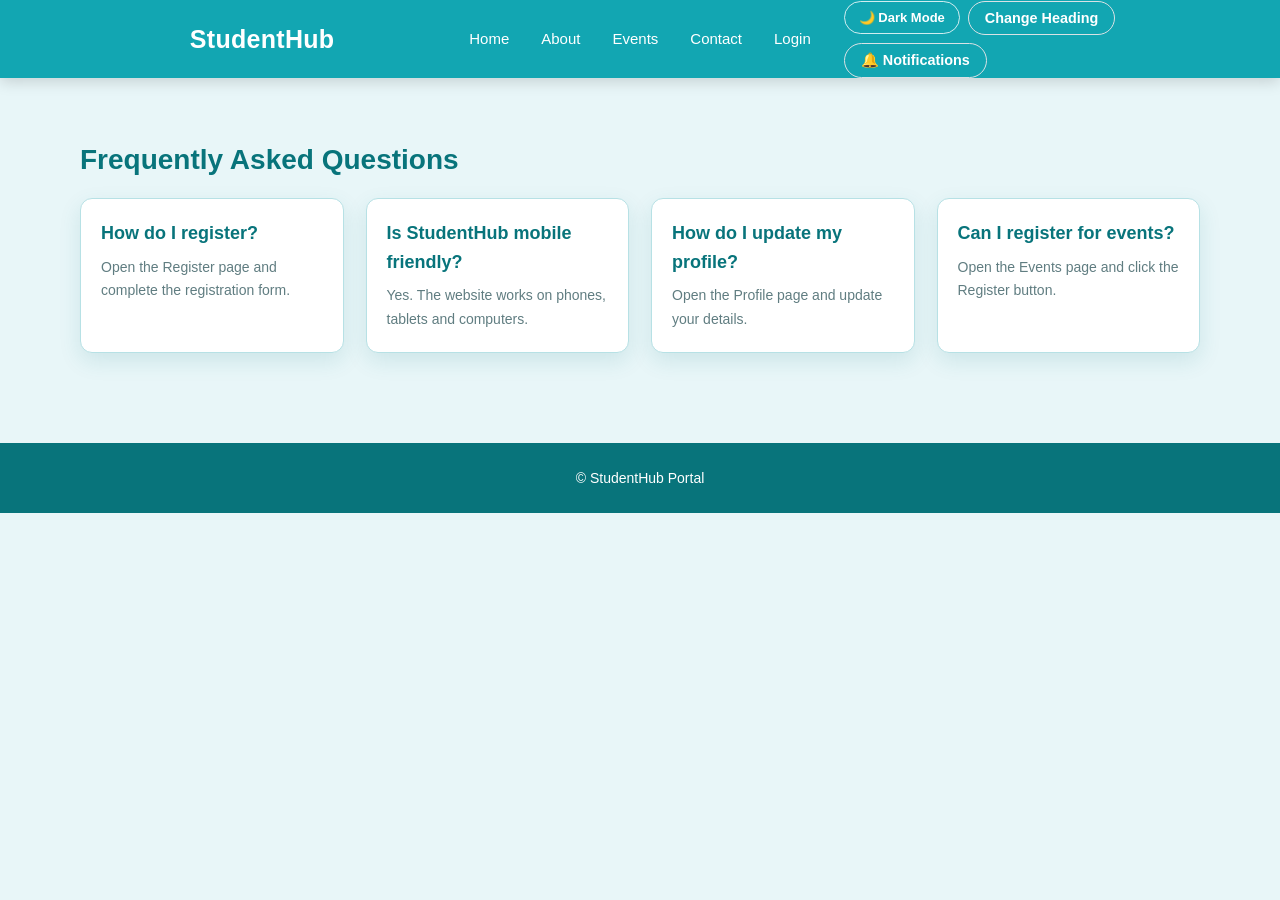
<file: faq.html>
<!DOCTYPE html>
<html lang="en">

<head>

    <meta charset="UTF-8">

    <meta name="viewport"
          content="width=device-width, initial-scale=1.0">

    <title>FAQ | StudentHub</title>

    <link rel="stylesheet" href="style.css">

</head>

<body>


<!-- =========================================================
     HEADER
========================================================= -->

<header class="header">

    <div class="container">

        <!-- HAMBURGER BUTTON -->

        <button
            class="hamburger-btn"
            id="hamburgerBtn"
            type="button"
            aria-label="Open menu"
            aria-expanded="false">

            ☰

        </button>


        <!-- LOGO -->

        <h2 class="logo" id="logoText">

            <span
                id="logoIcon"
                class="logo-icon">
            </span>

            StudentHub

        </h2>


        <!-- DESKTOP NAVIGATION -->

        <nav
            class="nav"
            id="desktopNav"
            aria-label="Main navigation">

            <a href="index.html">
                Home
            </a>

            <a href="about.html">
                About
            </a>

            <a href="events.html">
                Events
            </a>

            <a href="contact.html">
                Contact
            </a>

            <a href="login.html">
                Login
            </a>

        </nav>


        <!-- HEADER BUTTONS -->

        <div class="header-buttons">

            <button
                id="darkModeBtn"
                class="dark-mode-btn nav-btn"
                type="button"
                aria-label="Toggle dark mode">

                🌙 Dark Mode

            </button>


            <button
                id="changeHeadingBtn"
                class="change-heading-btn nav-btn"
                type="button"
                aria-label="Change logo heading icon">

                Change Heading

            </button>


            <button
                id="notificationBtn"
                class="notification-btn nav-btn"
                type="button"
                aria-label="Open student announcements">

                🔔 Notifications

            </button>

        </div>

    </div>

</header>


<!-- =========================================================
     MOBILE HAMBURGER MENU
========================================================= -->

<div
    class="mobile-menu"
    id="mobileMenu"
    aria-hidden="true">


    <!-- MOBILE MENU HEADER -->

    <div class="mobile-menu-header">

        <div class="mobile-menu-logo">

            <span
                id="mobileLogoIcon"
                class="logo-icon">
            </span>

            StudentHub

        </div>


        <button
            class="mobile-menu-close"
            id="mobileMenuClose"
            type="button"
            aria-label="Close menu">

            ×

        </button>

    </div>


    <!-- MOBILE NAVIGATION -->

    <nav
        class="mobile-nav"
        aria-label="Mobile navigation">

        <a href="index.html">
            Home
        </a>

        <a href="about.html">
            About
        </a>

        <a href="events.html">
            Events
        </a>

        <a href="dashboard.html">
            Dashboard
        </a>

        <a href="profile.html">
            Profile
        </a>

        <a href="feedback.html">
            Feedback
        </a>

        <a href="contact.html">
            Contact
        </a>

        <a href="login.html">
            Login
        </a>

    </nav>

</div>


<!-- =========================================================
     NOTIFICATION BOX
========================================================= -->

<div
    id="notificationBox"
    class="notification-box">

    <div class="notification-header">

        <h3>
            Student Announcements
        </h3>


        <button
            id="closeNotification"
            class="notification-close"
            type="button"
            aria-label="Close announcements">

            ×

        </button>

    </div>


    <div class="announcement-item">

        <strong>
            📢 Important Notice
        </strong>

        <p>
            Mid-semester examination schedule has been updated.
        </p>

    </div>


    <div class="announcement-item">

        <strong>
            🎓 Event Announcement
        </strong>

        <p>
            Techfest registration is now open for students.
        </p>

    </div>


    <div class="announcement-item">

        <strong>
            📚 Academic Update
        </strong>

        <p>
            New study materials are available in the student portal.
        </p>

    </div>

</div>


<!-- =========================================================
     FAQ SECTION
========================================================= -->

<section class="section container">

    <h1>
        Frequently Asked Questions
    </h1>


    <div class="grid">


        <!-- FAQ 1 -->

        <div class="card">

            <h3>
                How do I register?
            </h3>

            <p>
                Open the Register page and complete
                the registration form.
            </p>

        </div>


        <!-- FAQ 2 -->

        <div class="card">

            <h3>
                Is StudentHub mobile friendly?
            </h3>

            <p>
                Yes. The website works on phones,
                tablets and computers.
            </p>

        </div>


        <!-- FAQ 3 -->

        <div class="card">

            <h3>
                How do I update my profile?
            </h3>

            <p>
                Open the Profile page and update
                your details.
            </p>

        </div>


        <!-- FAQ 4 -->

        <div class="card">

            <h3>
                Can I register for events?
            </h3>

            <p>
                Open the Events page and click
                the Register button.
            </p>

        </div>


    </div>

</section>


<!-- =========================================================
     FOOTER
========================================================= -->

<footer class="footer">

    <p>

        © <span id="year"></span>
        StudentHub Portal

    </p>

</footer>


<!-- =========================================================
     MAIN JAVASCRIPT
========================================================= -->

<script src="js/script.js"></script>


<!-- =========================================================
     HAMBURGER MENU JAVASCRIPT
========================================================= -->

<script>

    const hamburgerBtn =
        document.getElementById("hamburgerBtn");

    const mobileMenu =
        document.getElementById("mobileMenu");

    const mobileMenuClose =
        document.getElementById("mobileMenuClose");


    /* OPEN MOBILE MENU */

    if (hamburgerBtn && mobileMenu) {

        hamburgerBtn.addEventListener(
            "click",
            function () {

                mobileMenu.classList.add("show");

                mobileMenu.setAttribute(
                    "aria-hidden",
                    "false"
                );

                hamburgerBtn.setAttribute(
                    "aria-expanded",
                    "true"
                );

            }
        );

    }


    /* CLOSE MOBILE MENU */

    if (mobileMenuClose && mobileMenu) {

        mobileMenuClose.addEventListener(
            "click",
            function () {

                mobileMenu.classList.remove("show");

                mobileMenu.setAttribute(
                    "aria-hidden",
                    "true"
                );

                hamburgerBtn.setAttribute(
                    "aria-expanded",
                    "false"
                );

            }
        );

    }


    /* CLOSE MENU AFTER CLICKING A LINK */

    document
        .querySelectorAll(".mobile-nav a")
        .forEach(function (link) {

            link.addEventListener(
                "click",
                function () {

                    mobileMenu.classList.remove("show");

                    mobileMenu.setAttribute(
                        "aria-hidden",
                        "true"
                    );

                    hamburgerBtn.setAttribute(
                        "aria-expanded",
                        "false"
                    );

                }
            );

        });

</script>


</body>

</html>
</file>
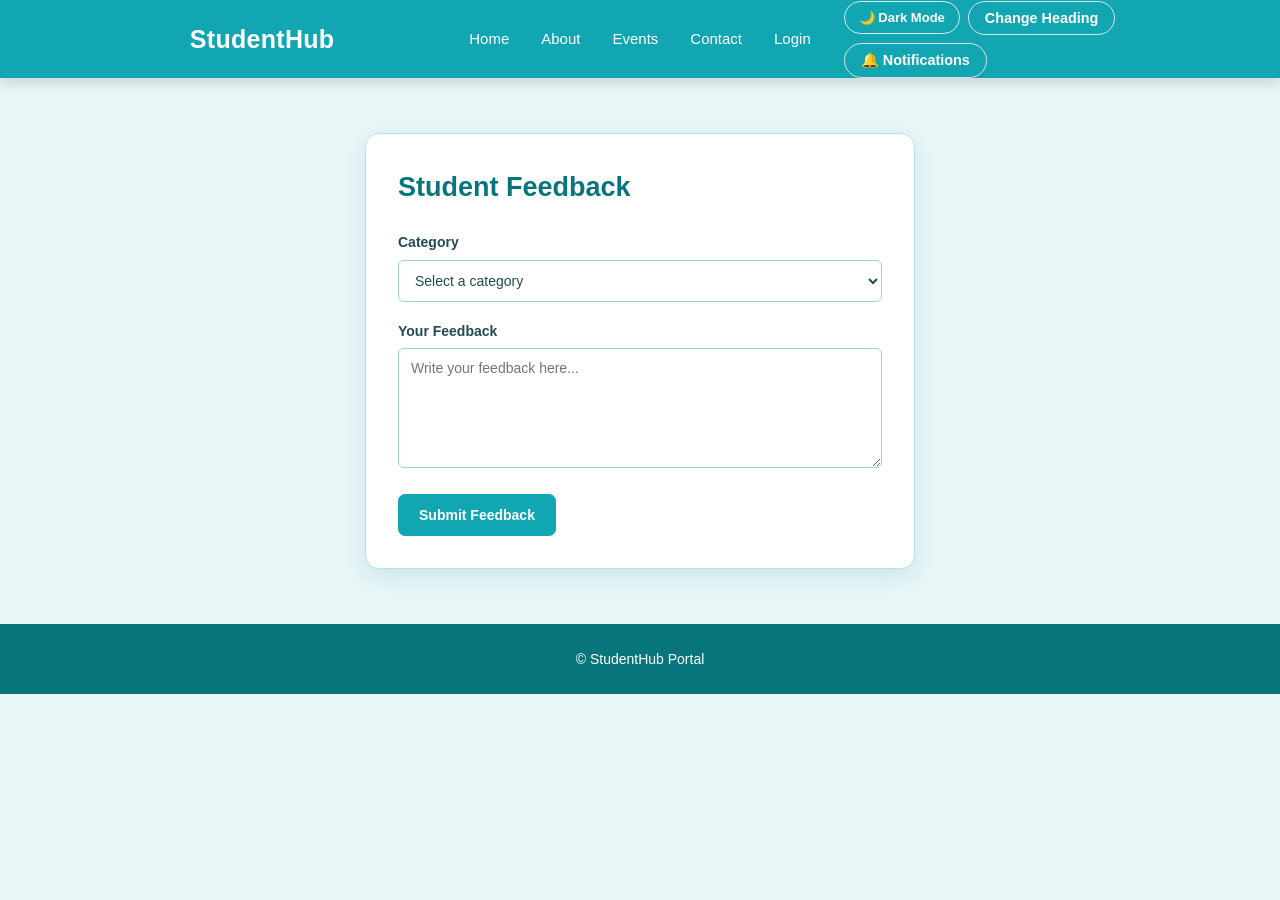
<file: feedback.html>
<!DOCTYPE html>
<html lang="en">

<head>

    <meta charset="UTF-8">

    <meta name="viewport"
          content="width=device-width, initial-scale=1.0">

    <title>Feedback | StudentHub</title>

    <link rel="stylesheet" href="style.css">

</head>

<body>


<!-- =========================================================
     HEADER
========================================================= -->

<header class="header">

    <div class="container">

        <!-- HAMBURGER BUTTON -->

        <button
            class="hamburger-btn"
            id="hamburgerBtn"
            type="button"
            aria-label="Open menu"
            aria-expanded="false">

            ☰

        </button>


        <!-- LOGO -->

        <h2 class="logo" id="logoText">

            <span
                id="logoIcon"
                class="logo-icon">
            </span>

            StudentHub

        </h2>


        <!-- DESKTOP NAVIGATION -->

        <nav
            class="nav"
            id="desktopNav"
            aria-label="Main navigation">

            <a href="index.html">
                Home
            </a>

            <a href="about.html">
                About
            </a>

            <a href="events.html">
                Events
            </a>

            <a href="contact.html">
                Contact
            </a>

            <a href="login.html">
                Login
            </a>

        </nav>


        <!-- HEADER BUTTONS -->

        <div class="header-buttons">

            <button
                id="darkModeBtn"
                class="dark-mode-btn nav-btn"
                type="button"
                aria-label="Toggle dark mode">

                🌙 Dark Mode

            </button>


            <button
                id="changeHeadingBtn"
                class="change-heading-btn nav-btn"
                type="button"
                aria-label="Change logo heading icon">

                Change Heading

            </button>


            <button
                id="notificationBtn"
                class="notification-btn nav-btn"
                type="button"
                aria-label="Open student announcements">

                🔔 Notifications

            </button>

        </div>

    </div>

</header>


<!-- =========================================================
     MOBILE HAMBURGER MENU
========================================================= -->

<div
    class="mobile-menu"
    id="mobileMenu"
    aria-hidden="true">


    <!-- MOBILE MENU HEADER -->

    <div class="mobile-menu-header">

        <div class="mobile-menu-logo">

            <span
                id="mobileLogoIcon"
                class="logo-icon">
            </span>

            StudentHub

        </div>


        <button
            class="mobile-menu-close"
            id="mobileMenuClose"
            type="button"
            aria-label="Close menu">

            ×

        </button>

    </div>


    <!-- MOBILE NAVIGATION -->

    <nav
        class="mobile-nav"
        aria-label="Mobile navigation">

        <a href="index.html">
            Home
        </a>

        <a href="about.html">
            About
        </a>

        <a href="events.html">
            Events
        </a>

        <a href="dashboard.html">
            Dashboard
        </a>

        <a href="profile.html">
            Profile
        </a>

        <a href="feedback.html">
            Feedback
        </a>

        <a href="contact.html">
            Contact
        </a>

        <a href="login.html">
            Login
        </a>

    </nav>

</div>


<!-- =========================================================
     NOTIFICATION BOX
========================================================= -->

<div
    id="notificationBox"
    class="notification-box">

    <div class="notification-header">

        <h3>
            Student Announcements
        </h3>


        <button
            id="closeNotification"
            class="notification-close"
            type="button"
            aria-label="Close announcements">

            ×

        </button>

    </div>


    <div class="announcement-item">

        <strong>
            📢 Important Notice
        </strong>

        <p>
            Mid-semester examination schedule has been updated.
        </p>

    </div>


    <div class="announcement-item">

        <strong>
            🎓 Event Announcement
        </strong>

        <p>
            Techfest registration is now open for students.
        </p>

    </div>


    <div class="announcement-item">

        <strong>
            📚 Academic Update
        </strong>

        <p>
            New study materials are available in the student portal.
        </p>

    </div>

</div>


<!-- =========================================================
     FEEDBACK
========================================================= -->

<main class="container">

    <form
        class="form-card"
        data-message="Thank you for your feedback!">


        <h2>
            Student Feedback
        </h2>


        <!-- CATEGORY -->

        <div class="field">

            <label for="feedbackCategory">
                Category
            </label>


            <select
                id="feedbackCategory"
                name="category"
                required>

                <option value="">
                    Select a category
                </option>

                <option value="Campus Facilities">
                    Campus Facilities
                </option>

                <option value="Teaching">
                    Teaching
                </option>

                <option value="College Events">
                    College Events
                </option>

                <option value="Other">
                    Other
                </option>

            </select>

        </div>


        <!-- FEEDBACK -->

        <div class="field">

            <label for="feedbackText">
                Your Feedback
            </label>


            <textarea
                id="feedbackText"
                name="feedback"
                placeholder="Write your feedback here..."
                required></textarea>

        </div>


        <!-- SUBMIT BUTTON -->

        <button
            class="btn"
            type="submit">

            Submit Feedback

        </button>

    </form>

</main>


<!-- =========================================================
     FOOTER
========================================================= -->

<footer class="footer">

    <p>

        © <span id="year"></span>
        StudentHub Portal

    </p>

</footer>


<!-- =========================================================
     MAIN JAVASCRIPT
========================================================= -->

<script src="js/script.js"></script>


<!-- =========================================================
     HAMBURGER MENU JAVASCRIPT
========================================================= -->

<script>

    const hamburgerBtn =
        document.getElementById("hamburgerBtn");

    const mobileMenu =
        document.getElementById("mobileMenu");

    const mobileMenuClose =
        document.getElementById("mobileMenuClose");


    /* OPEN MOBILE MENU */

    if (hamburgerBtn && mobileMenu) {

        hamburgerBtn.addEventListener(
            "click",
            function () {

                mobileMenu.classList.add("show");

                mobileMenu.setAttribute(
                    "aria-hidden",
                    "false"
                );

                hamburgerBtn.setAttribute(
                    "aria-expanded",
                    "true"
                );

            }
        );

    }


    /* CLOSE MOBILE MENU */

    if (mobileMenuClose && mobileMenu) {

        mobileMenuClose.addEventListener(
            "click",
            function () {

                mobileMenu.classList.remove("show");

                mobileMenu.setAttribute(
                    "aria-hidden",
                    "true"
                );

                hamburgerBtn.setAttribute(
                    "aria-expanded",
                    "false"
                );

            }
        );

    }


    /* CLOSE MENU AFTER CLICKING A LINK */

    document
        .querySelectorAll(".mobile-nav a")
        .forEach(function (link) {

            link.addEventListener(
                "click",
                function () {

                    mobileMenu.classList.remove("show");

                    mobileMenu.setAttribute(
                        "aria-hidden",
                        "true"
                    );

                    hamburgerBtn.setAttribute(
                        "aria-expanded",
                        "false"
                    );

                }
            );

        });

</script>


</body>

</html>
</file>
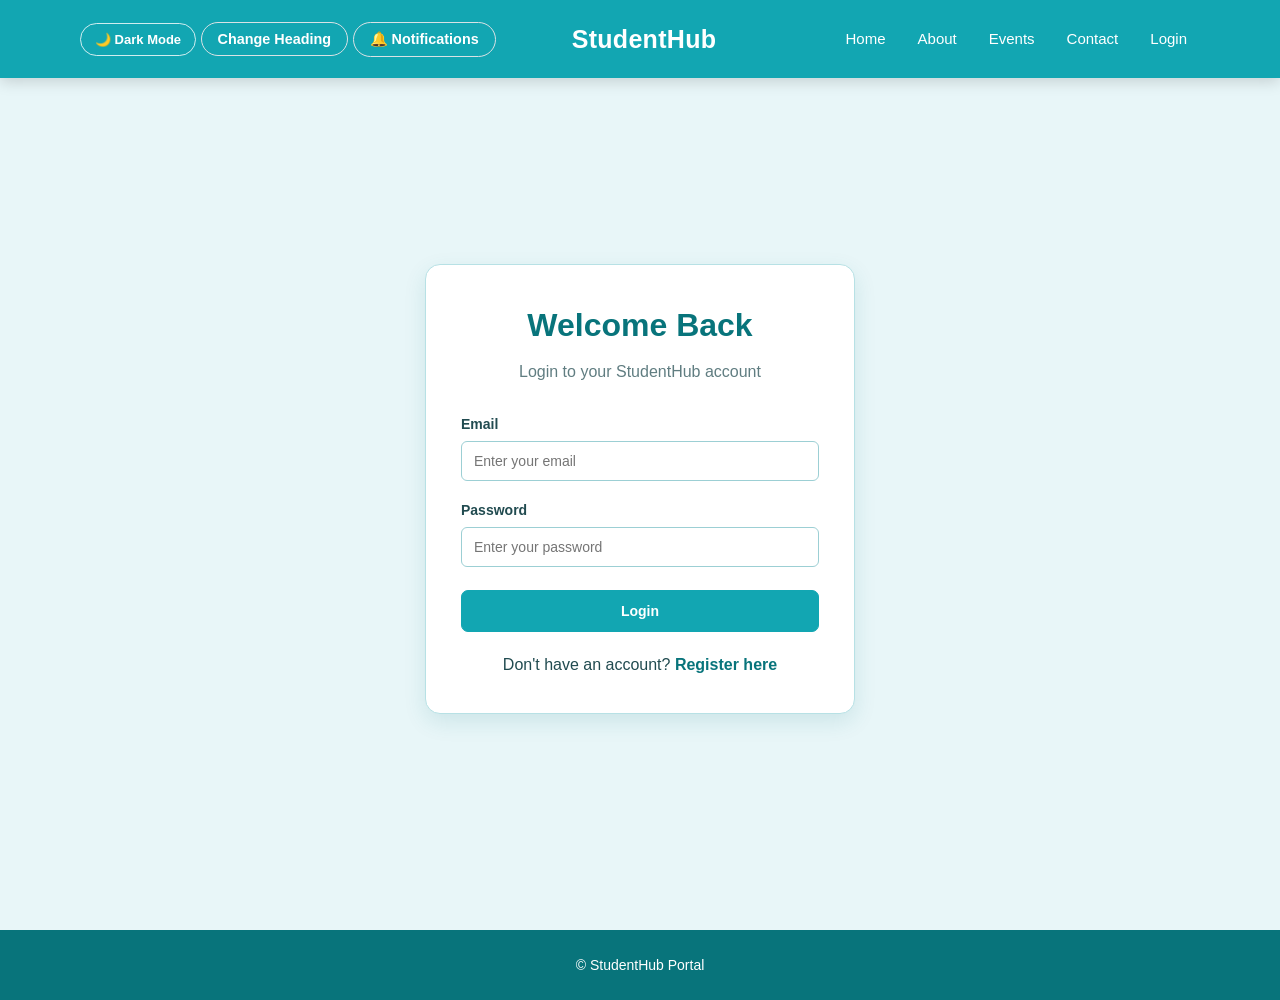
<file: login.html>
<!DOCTYPE html>
<html lang="en">

<head>

    <meta charset="UTF-8">

    <meta name="viewport"
          content="width=device-width, initial-scale=1.0">

    <title>Login | StudentHub</title>

    <link rel="stylesheet" href="style.css">

</head>

<body>


<!-- =====================================================
     HEADER
====================================================== -->

<header class="header">

    <div class="container">


        <!-- =================================================
             LEFT SIDE BUTTONS
        ================================================== -->

        <div class="header-left">

            <!-- DARK / LIGHT MODE -->

            <button
                id="darkModeBtn"
                class="dark-mode-btn nav-btn"
                type="button"
                aria-label="Toggle dark mode">

                🌙 Dark Mode

            </button>


            <!-- CHANGE HEADING -->

            <button
                id="changeHeadingBtn"
                class="change-heading-btn nav-btn"
                type="button"
                aria-label="Change heading">

                Change Heading

            </button>


            <!-- NOTIFICATIONS -->

            <button
                id="notificationBtn"
                class="notification-btn nav-btn"
                type="button"
                aria-label="Open notifications">

                🔔 Notifications

            </button>

        </div>


        <!-- =================================================
             CENTER LOGO
        ================================================== -->

        <h2
            class="logo"
            id="logoText">

            <span
                id="logoIcon"
                class="logo-icon">
            </span>

            StudentHub

        </h2>


        <!-- =================================================
             RIGHT SIDE NAVIGATION
        ================================================== -->

        <nav
            class="nav"
            id="desktopNav"
            aria-label="Main navigation">


            <a href="index.html">
                Home
            </a>


            <a href="about.html">
                About
            </a>


            <a href="events.html">
                Events
            </a>


            <a href="contact.html">
                Contact
            </a>


            <a href="login.html">
                Login
            </a>


        </nav>


        <!-- =================================================
             HAMBURGER BUTTON
        ================================================== -->

        <button
            class="hamburger-btn"
            id="hamburgerBtn"
            type="button"
            aria-label="Open menu"
            aria-expanded="false">

            ☰

        </button>


    </div>

</header>



<!-- =====================================================
     MOBILE MENU
====================================================== -->

<div
    class="mobile-menu"
    id="mobileMenu"
    aria-hidden="true">


    <!-- MOBILE MENU HEADER -->

    <div class="mobile-menu-header">


        <div class="mobile-menu-logo">

            <span
                id="mobileLogoIcon"
                class="logo-icon">
            </span>

            StudentHub

        </div>


        <button
            class="mobile-menu-close"
            id="mobileMenuClose"
            type="button"
            aria-label="Close menu">

            ×

        </button>


    </div>



    <!-- MOBILE NAVIGATION -->

    <nav
        class="mobile-nav"
        aria-label="Mobile navigation">


        <a href="index.html">
            Home
        </a>


        <a href="about.html">
            About
        </a>


        <a href="events.html">
            Events
        </a>


        <a href="contact.html">
            Contact
        </a>


        <a href="login.html">
            Login
        </a>


    </nav>


</div>



<!-- =====================================================
     NOTIFICATION BOX
====================================================== -->

<div
    id="notificationBox"
    class="notification-box">


    <div class="notification-header">


        <h3>
            Student Announcements
        </h3>


        <button
            id="closeNotification"
            class="notification-close"
            type="button"
            aria-label="Close announcements">

            ×

        </button>


    </div>



    <div class="announcement-item">


        <strong>
            📢 Important Notice
        </strong>


        <p>
            Mid-semester examination schedule
            has been updated.
        </p>


    </div>



    <div class="announcement-item">


        <strong>
            🎓 Event Announcement
        </strong>


        <p>
            Techfest registration is now open
            for students.
        </p>


    </div>



    <div class="announcement-item">


        <strong>
            📚 Academic Update
        </strong>


        <p>
            New study materials are available
            in the student portal.
        </p>


    </div>


</div>



<!-- =====================================================
     LOGIN SECTION
====================================================== -->

<main class="login-page">


    <div class="login-card">


        <!-- LOGIN HEADING -->

        <h1>
            Welcome Back
        </h1>


        <p class="login-subtitle">

            Login to your StudentHub account

        </p>



        <!-- =================================================
             LOGIN FORM
        ================================================== -->

        <form id="loginForm">


            <!-- EMAIL -->

            <div class="field">


                <label for="loginEmail">

                    Email

                </label>


                <input
                    type="email"
                    id="loginEmail"
                    name="email"
                    placeholder="Enter your email"
                    required>


            </div>



            <!-- PASSWORD -->

            <div class="field">


                <label for="loginPassword">

                    Password

                </label>


                <input
                    type="password"
                    id="loginPassword"
                    name="password"
                    placeholder="Enter your password"
                    minlength="6"
                    required>


            </div>



            <!-- LOGIN BUTTON -->

            <button
                class="btn"
                type="submit">

                Login

            </button>


        </form>



        <!-- =================================================
             REGISTER LINK
        ================================================== -->

        <div class="login-links">


            <p>

                Don't have an account?


                <a href="register.html">

                    Register here

                </a>


            </p>


        </div>


    </div>


</main>



<!-- =====================================================
     FOOTER
====================================================== -->

<footer class="footer">


    <p>

        © <span id="year"></span>
        StudentHub Portal

    </p>


</footer>



<!-- =====================================================
     MAIN JAVASCRIPT
====================================================== -->

<script src="js/script.js"></script>



<!-- =====================================================
     MOBILE MENU JAVASCRIPT
====================================================== -->

<script>


    /* =====================================================
       GET ELEMENTS
    ====================================================== */

    const hamburgerBtn =
        document.getElementById("hamburgerBtn");


    const mobileMenu =
        document.getElementById("mobileMenu");


    const mobileMenuClose =
        document.getElementById("mobileMenuClose");



    /* =====================================================
       OPEN MOBILE MENU
    ====================================================== */

    if (hamburgerBtn && mobileMenu) {


        hamburgerBtn.addEventListener(
            "click",
            function () {


                mobileMenu.classList.add("show");


                mobileMenu.setAttribute(
                    "aria-hidden",
                    "false"
                );


                hamburgerBtn.setAttribute(
                    "aria-expanded",
                    "true"
                );


            }
        );


    }



    /* =====================================================
       CLOSE MOBILE MENU
    ====================================================== */

    if (mobileMenuClose && mobileMenu) {


        mobileMenuClose.addEventListener(
            "click",
            function () {


                mobileMenu.classList.remove("show");


                mobileMenu.setAttribute(
                    "aria-hidden",
                    "true"
                );


                hamburgerBtn.setAttribute(
                    "aria-expanded",
                    "false"
                );


            }
        );


    }



    /* =====================================================
       CLOSE MENU AFTER CLICKING A LINK
    ====================================================== */

    document
        .querySelectorAll(".mobile-nav a")
        .forEach(function (link) {


            link.addEventListener(
                "click",
                function () {


                    mobileMenu.classList.remove("show");


                    mobileMenu.setAttribute(
                        "aria-hidden",
                        "true"
                    );


                    hamburgerBtn.setAttribute(
                        "aria-expanded",
                        "false"
                    );


                }
            );


        });


</script>


</body>

</html>
</file>
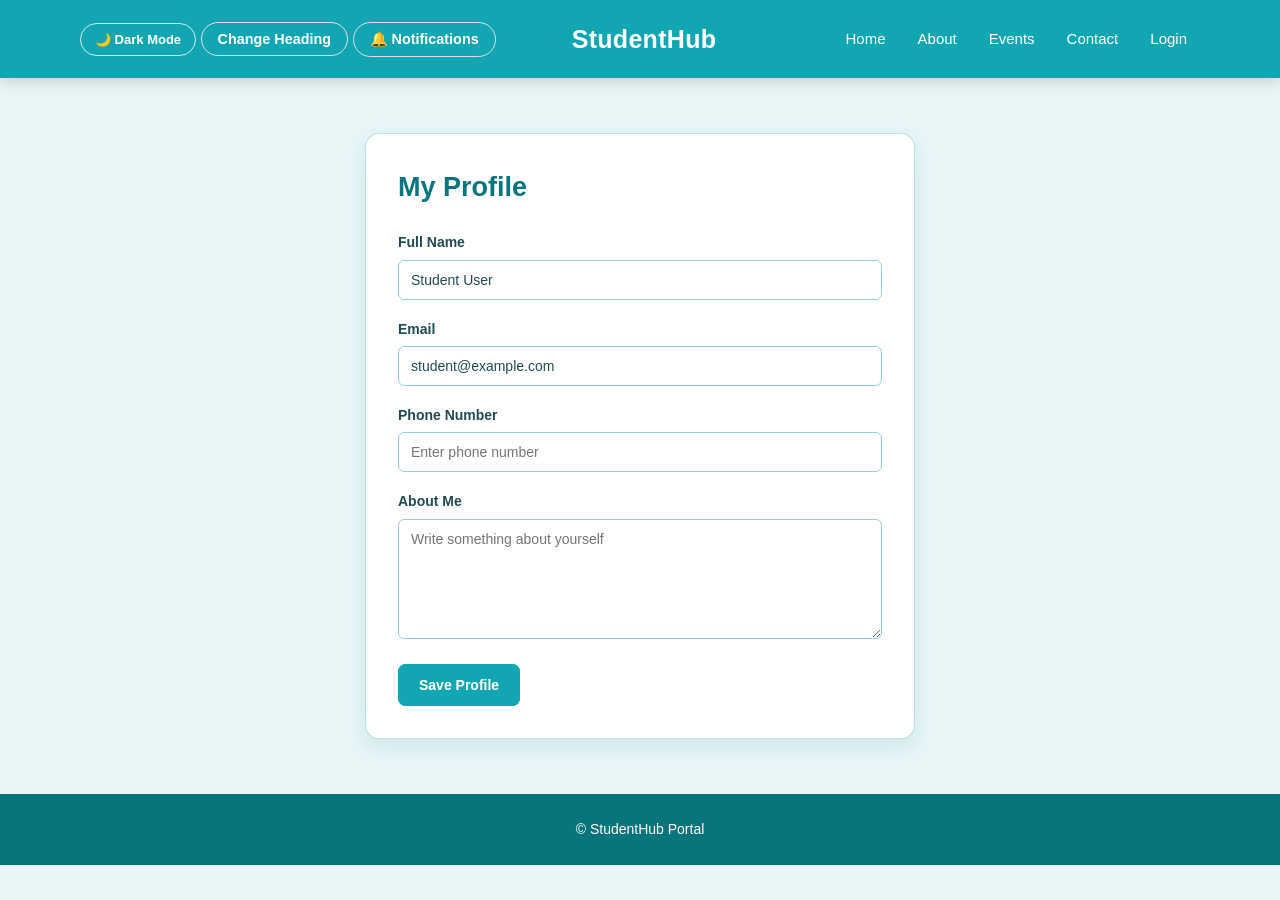
<file: profile.html>
<!DOCTYPE html>
<html lang="en">

<head>

    <meta charset="UTF-8">

    <meta name="viewport"
          content="width=device-width, initial-scale=1.0">

    <title>Profile | StudentHub</title>

    <link rel="stylesheet" href="style.css">

</head>

<body>


<!-- =====================================================
     HEADER
====================================================== -->

<header class="header">

    <div class="container">


        <!-- =================================================
             LEFT SIDE BUTTONS
        ================================================== -->

        <div class="header-left">


            <!-- DARK / LIGHT MODE -->

            <button
                id="darkModeBtn"
                class="dark-mode-btn nav-btn"
                type="button"
                aria-label="Toggle dark mode">

                🌙 Dark Mode

            </button>


            <!-- CHANGE HEADING -->

            <button
                id="changeHeadingBtn"
                class="change-heading-btn nav-btn"
                type="button"
                aria-label="Change heading">

                Change Heading

            </button>


            <!-- NOTIFICATIONS -->

            <button
                id="notificationBtn"
                class="notification-btn nav-btn"
                type="button"
                aria-label="Open notifications">

                🔔 Notifications

            </button>


        </div>


        <!-- =================================================
             CENTER LOGO
        ================================================== -->

        <h2
            class="logo"
            id="logoText">

            <span
                id="logoIcon"
                class="logo-icon">
            </span>

            StudentHub

        </h2>


        <!-- =================================================
             RIGHT SIDE NAVIGATION
        ================================================== -->

        <nav
            class="nav"
            id="desktopNav"
            aria-label="Main navigation">


            <a href="index.html">
                Home
            </a>


            <a href="about.html">
                About
            </a>


            <a href="events.html">
                Events
            </a>


            <a href="contact.html">
                Contact
            </a>


            <a href="login.html">
                Login
            </a>


        </nav>


        <!-- =================================================
             HAMBURGER BUTTON
        ================================================== -->

        <button
            class="hamburger-btn"
            id="hamburgerBtn"
            type="button"
            aria-label="Open menu"
            aria-expanded="false">

            ☰

        </button>


    </div>

</header>



<!-- =====================================================
     MOBILE MENU
====================================================== -->

<div
    class="mobile-menu"
    id="mobileMenu"
    aria-hidden="true">


    <!-- MOBILE MENU HEADER -->

    <div class="mobile-menu-header">


        <div class="mobile-menu-logo">

            <span
                id="mobileLogoIcon"
                class="logo-icon">
            </span>

            StudentHub

        </div>


        <button
            class="mobile-menu-close"
            id="mobileMenuClose"
            type="button"
            aria-label="Close menu">

            ×

        </button>


    </div>



    <!-- MOBILE NAVIGATION -->

    <nav
        class="mobile-nav"
        aria-label="Mobile navigation">


        <a href="index.html">
            Home
        </a>


        <a href="about.html">
            About
        </a>


        <a href="events.html">
            Events
        </a>


        <a href="contact.html">
            Contact
        </a>


        <a href="login.html">
            Login
        </a>


    </nav>


</div>



<!-- =====================================================
     NOTIFICATION BOX
====================================================== -->

<div
    id="notificationBox"
    class="notification-box">


    <div class="notification-header">


        <h3>
            Student Announcements
        </h3>


        <button
            id="closeNotification"
            class="notification-close"
            type="button"
            aria-label="Close announcements">

            ×

        </button>


    </div>



    <div class="announcement-item">


        <strong>
            📢 Important Notice
        </strong>


        <p>
            Mid-semester examination schedule
            has been updated.
        </p>


    </div>



    <div class="announcement-item">


        <strong>
            🎓 Event Announcement
        </strong>


        <p>
            Techfest registration is now open
            for students.
        </p>


    </div>



    <div class="announcement-item">


        <strong>
            📚 Academic Update
        </strong>


        <p>
            New study materials are available
            in the student portal.
        </p>


    </div>


</div>



<!-- =====================================================
     PROFILE
====================================================== -->

<main class="container">


    <form
        class="form-card"
        data-message="Profile updated successfully!">


        <h2>
            My Profile
        </h2>


        <!-- =================================================
             FULL NAME
        ================================================== -->

        <div class="field">


            <label for="fullName">
                Full Name
            </label>


            <input
                type="text"
                id="fullName"
                value="Student User"
                required>


        </div>



        <!-- =================================================
             EMAIL
        ================================================== -->

        <div class="field">


            <label for="email">
                Email
            </label>


            <input
                type="email"
                id="email"
                value="student@example.com"
                required>


        </div>



        <!-- =================================================
             PHONE NUMBER
        ================================================== -->

        <div class="field">


            <label for="phone">
                Phone Number
            </label>


            <input
                type="tel"
                id="phone"
                placeholder="Enter phone number">


        </div>



        <!-- =================================================
             ABOUT ME
        ================================================== -->

        <div class="field">


            <label for="aboutMe">
                About Me
            </label>


            <textarea
                id="aboutMe"
                placeholder="Write something about yourself"></textarea>


        </div>



        <!-- =================================================
             SAVE PROFILE
        ================================================== -->

        <button
            class="btn"
            type="submit">

            Save Profile

        </button>


    </form>


</main>



<!-- =====================================================
     FOOTER
====================================================== -->

<footer class="footer">


    <p>

        © <span id="year"></span>
        StudentHub Portal

    </p>


</footer>



<!-- =====================================================
     MAIN JAVASCRIPT
====================================================== -->

<script src="js/script.js"></script>



<!-- =====================================================
     MOBILE MENU JAVASCRIPT
====================================================== -->

<script>


    /* =====================================================
       GET ELEMENTS
    ====================================================== */

    const hamburgerBtn =
        document.getElementById("hamburgerBtn");


    const mobileMenu =
        document.getElementById("mobileMenu");


    const mobileMenuClose =
        document.getElementById("mobileMenuClose");



    /* =====================================================
       OPEN MOBILE MENU
    ====================================================== */

    if (hamburgerBtn && mobileMenu) {

        hamburgerBtn.addEventListener(
            "click",
            function () {

                mobileMenu.classList.add("show");

                mobileMenu.setAttribute(
                    "aria-hidden",
                    "false"
                );

                hamburgerBtn.setAttribute(
                    "aria-expanded",
                    "true"
                );

            }
        );

    }



    /* =====================================================
       CLOSE MOBILE MENU
    ====================================================== */

    if (mobileMenuClose && mobileMenu) {

        mobileMenuClose.addEventListener(
            "click",
            function () {

                mobileMenu.classList.remove("show");

                mobileMenu.setAttribute(
                    "aria-hidden",
                    "true"
                );

                hamburgerBtn.setAttribute(
                    "aria-expanded",
                    "false"
                );

            }
        );

    }



    /* =====================================================
       CLOSE MENU AFTER CLICKING A LINK
    ====================================================== */

    document
        .querySelectorAll(".mobile-nav a")
        .forEach(function (link) {

            link.addEventListener(
                "click",
                function () {

                    mobileMenu.classList.remove("show");

                    mobileMenu.setAttribute(
                        "aria-hidden",
                        "true"
                    );

                    hamburgerBtn.setAttribute(
                        "aria-expanded",
                        "false"
                    );

                }
            );

        });


</script>


</body>

</html>
</file>
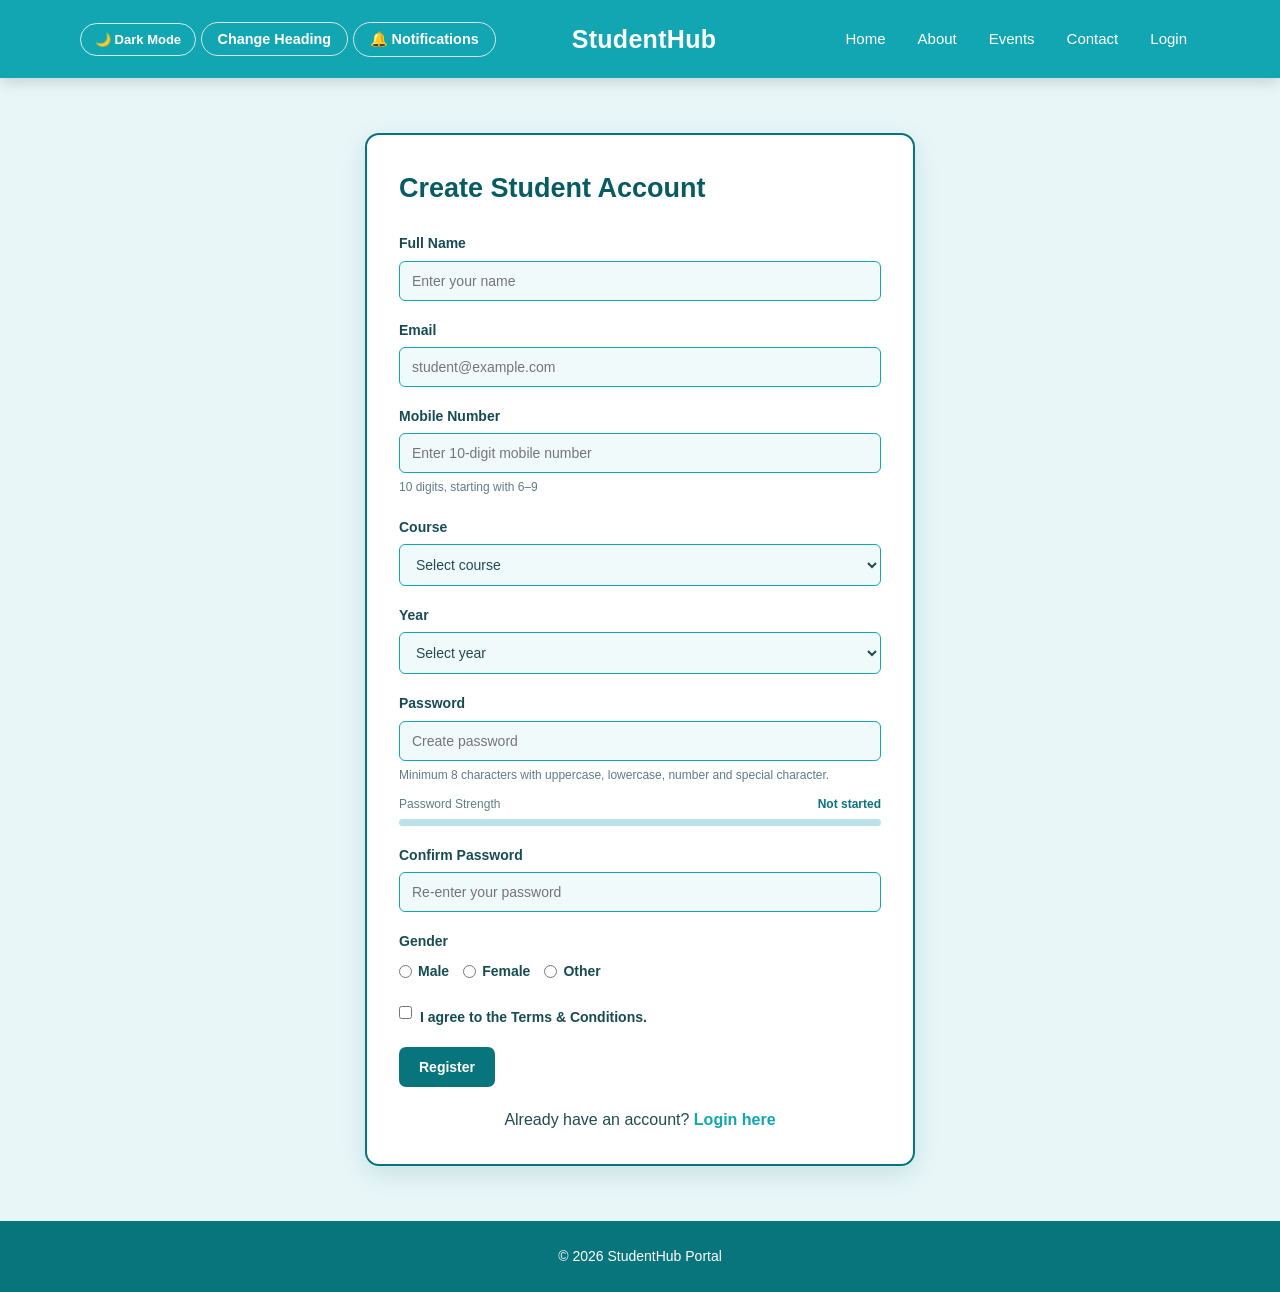
<file: register.html>
<!DOCTYPE html>
<html lang="en">

<head>

    <meta charset="UTF-8">

    <meta name="viewport"
          content="width=device-width, initial-scale=1.0">

    <title>Register | StudentHub</title>

    <link rel="stylesheet" href="style.css">

    <!-- Registration validation styles only. Existing style.css is unchanged. -->
    <style>
        .register-validation-error { display: none; margin-top: 6px; color: #d93025; font-size: 13px; font-weight: 600; line-height: 1.4; }
        .register-validation-error.show { display: block; }
        .register-invalid { border-color: #d93025 !important; }
        .register-valid { border-color: #12a6b2 !important; }
        .register-hint { display: block; margin-top: 5px; color: var(--muted-text); font-size: 12px; }
        .register-gender-options { display: flex; flex-wrap: wrap; gap: 14px; margin-top: 7px; }
        .register-gender-options label { display: flex; align-items: center; gap: 6px; font-weight: 500; cursor: pointer; }
        .register-gender-options input, .register-terms input { width: auto; }
        .register-terms { display: flex !important; align-items: flex-start; gap: 8px; margin-bottom: 6px !important; cursor: pointer; }
        .register-terms span { font-weight: 600; }
        .password-strength-box { margin-top: 10px; }
        .password-strength-label { display: flex; justify-content: space-between; gap: 10px; color: var(--muted-text); font-size: 12px; margin-bottom: 5px; }
        .password-strength-bar { width: 100%; height: 7px; background: var(--light-blue); border-radius: 10px; overflow: hidden; }
        #registerStrengthFill { width: 0%; height: 100%; border-radius: 10px; background: var(--blue); transition: width 0.25s ease; }
        #registerStrengthText { color: var(--dark-blue); font-weight: 700; }
    </style>

</head>

<body>


<!-- =====================================================
     HEADER
====================================================== -->

<header class="header">

    <div class="container">


        <!-- =================================================
             LEFT SIDE BUTTONS
        ================================================== -->

        <div class="header-left">


            <!-- DARK / LIGHT MODE -->

            <button
                id="darkModeBtn"
                class="dark-mode-btn nav-btn"
                type="button"
                aria-label="Toggle dark mode">

                🌙 Dark Mode

            </button>


            <!-- CHANGE HEADING -->

            <button
                id="changeHeadingBtn"
                class="change-heading-btn nav-btn"
                type="button"
                aria-label="Change heading">

                Change Heading

            </button>


            <!-- NOTIFICATIONS -->

            <button
                id="notificationBtn"
                class="notification-btn nav-btn"
                type="button"
                aria-label="Open notifications">

                🔔 Notifications

            </button>


        </div>


        <!-- =================================================
             CENTER LOGO
        ================================================== -->

        <h2
            class="logo"
            id="logoText">

            <span
                id="logoIcon"
                class="logo-icon">
            </span>

            StudentHub

        </h2>


        <!-- =================================================
             RIGHT SIDE NAVIGATION
        ================================================== -->

        <nav
            class="nav"
            id="desktopNav"
            aria-label="Main navigation">


            <a href="index.html">
                Home
            </a>


            <a href="about.html">
                About
            </a>


            <a href="events.html">
                Events
            </a>


            <a href="contact.html">
                Contact
            </a>


            <a href="login.html">
                Login
            </a>


        </nav>


        <!-- =================================================
             HAMBURGER BUTTON
        ================================================== -->

        <button
            class="hamburger-btn"
            id="hamburgerBtn"
            type="button"
            aria-label="Open menu"
            aria-expanded="false">

            ☰

        </button>


    </div>

</header>



<!-- =====================================================
     MOBILE MENU
====================================================== -->

<div
    class="mobile-menu"
    id="mobileMenu"
    aria-hidden="true">


    <!-- MOBILE MENU HEADER -->

    <div class="mobile-menu-header">


        <div class="mobile-menu-logo">

            <span
                id="mobileLogoIcon"
                class="logo-icon">
            </span>

            StudentHub

        </div>


        <button
            class="mobile-menu-close"
            id="mobileMenuClose"
            type="button"
            aria-label="Close menu">

            ×

        </button>


    </div>



    <!-- MOBILE NAVIGATION -->

    <nav
        class="mobile-nav"
        aria-label="Mobile navigation">


        <a href="index.html">
            Home
        </a>


        <a href="about.html">
            About
        </a>


        <a href="events.html">
            Events
        </a>


        <a href="contact.html">
            Contact
        </a>


        <a href="login.html">
            Login
        </a>


    </nav>


</div>



<!-- =====================================================
     NOTIFICATION BOX
====================================================== -->

<div
    id="notificationBox"
    class="notification-box">


    <div class="notification-header">


        <h3>
            Student Announcements
        </h3>


        <button
            id="closeNotification"
            class="notification-close"
            type="button"
            aria-label="Close announcements">

            ×

        </button>


    </div>



    <div class="announcement-item">


        <strong>
            📢 Important Notice
        </strong>


        <p>
            Mid-semester examination schedule
            has been updated.
        </p>


    </div>



    <div class="announcement-item">


        <strong>
            🎓 Event Announcement
        </strong>


        <p>
            Techfest registration is now open
            for students.
        </p>


    </div>



    <div class="announcement-item">


        <strong>
            📚 Academic Update
        </strong>


        <p>
            New study materials are available
            in the student portal.
        </p>


    </div>


</div>



<!-- =====================================================
     REGISTER SECTION
====================================================== -->

<main class="container">


    <form
        class="form-card"
        id="registrationForm"
        data-message="Registration successful!"
        novalidate>


        <h2>
            Create Student Account
        </h2>


        <!-- =================================================
             FULL NAME
        ================================================== -->

        <div class="field">


            <label for="fullName">
                Full Name
            </label>


            <input
                type="text"
                id="fullName"
                name="fullName"
                placeholder="Enter your name"
                required>


            <span id="registerNameError" class="register-validation-error"></span>

        </div>



        <!-- =================================================
             EMAIL
        ================================================== -->

        <div class="field">


            <label for="email">
                Email
            </label>


            <input
                type="email"
                id="email"
                name="email"
                placeholder="student@example.com"
                required>


            <span id="registerEmailError" class="register-validation-error"></span>

        </div>



        <!-- =================================================
             MOBILE NUMBER
        ================================================== -->

        <div class="field">

            <label for="mobile">
                Mobile Number
            </label>

            <input
                type="tel"
                id="mobile"
                name="mobile"
                placeholder="Enter 10-digit mobile number"
                maxlength="10"
                inputmode="numeric"
                required>

            <span class="register-hint">
                10 digits, starting with 6–9
            </span>

            <span id="registerMobileError" class="register-validation-error"></span>

        </div>


        <!-- =================================================
             COURSE
        ================================================== -->

        <div class="field">


            <label for="course">
                Course
            </label>


            <select
                id="course"
                name="course"
                required>


                <option value="">
                    Select course
                </option>


                <option>
                    Information Technology
                </option>


                <option>
                    Computer Science
                </option>


                <option>
                    Business Administration
                </option>


                <option>
                    Electronics Engineering
                </option>


            </select>

            <span id="registerCourseError" class="register-validation-error"></span>


        </div>



        <!-- =================================================
             YEAR
        ================================================== -->

        <div class="field">

            <label for="year">
                Year
            </label>

            <select id="year" name="year" required>

                <option value="">
                    Select year
                </option>

                <option>First Year</option>
                <option>Second Year</option>
                <option>Third Year</option>
                <option>Fourth Year</option>

            </select>

            <span id="registerYearError" class="register-validation-error"></span>

        </div>


        <!-- =================================================
             PASSWORD
        ================================================== -->

        <div class="field">


            <label for="password">
                Password
            </label>


            <input
                type="password"
                id="password"
                name="password"
                placeholder="Create password"
                minlength="6"
                required>

            <span class="register-hint">
                Minimum 8 characters with uppercase, lowercase, number and special character.
            </span>

            <div class="password-strength-box">
                <div class="password-strength-label">
                    <span>Password Strength</span>
                    <strong id="registerStrengthText">Not started</strong>
                </div>
                <div class="password-strength-bar">
                    <div id="registerStrengthFill"></div>
                </div>
            </div>

            <span id="registerPasswordError" class="register-validation-error"></span>


        </div>



        <!-- =================================================
             CONFIRM PASSWORD
        ================================================== -->

        <div class="field">

            <label for="confirmPassword">
                Confirm Password
            </label>

            <input
                type="password"
                id="confirmPassword"
                name="confirmPassword"
                placeholder="Re-enter your password"
                required>

            <span id="registerConfirmPasswordError" class="register-validation-error"></span>

        </div>



        <!-- =================================================
             GENDER
        ================================================== -->

        <div class="field">

            <label>
                Gender
            </label>

            <div class="register-gender-options">
                <label><input type="radio" name="gender" value="Male"> Male</label>
                <label><input type="radio" name="gender" value="Female"> Female</label>
                <label><input type="radio" name="gender" value="Other"> Other</label>
            </div>

            <span id="registerGenderError" class="register-validation-error"></span>

        </div>



        <!-- =================================================
             TERMS & CONDITIONS
        ================================================== -->

        <div class="field">
            <label class="register-terms">
                <input type="checkbox" id="terms" name="terms">
                <span>I agree to the Terms &amp; Conditions.</span>
            </label>

            <span id="registerTermsError" class="register-validation-error"></span>
        </div>



        <!-- =================================================
             REGISTER BUTTON
        ================================================== -->

        <button
            class="btn"
            type="submit">

            Register

        </button>


        <!-- =================================================
             LOGIN LINK
        ================================================== -->

        <div class="login-links">


            <p>

                Already have an account?


                <a href="login.html">
                    Login here
                </a>


            </p>


        </div>


    </form>


</main>



<!-- =====================================================
     FOOTER
====================================================== -->

<footer class="footer">

    <p>
        © <span id="currentYear"></span>
        StudentHub Portal
    </p>

</footer>



<!-- =====================================================
     MAIN JAVASCRIPT
====================================================== -->

<script src="js/script.js"></script>



<!-- =====================================================
     MOBILE MENU JAVASCRIPT
====================================================== -->

<script>


    /* =====================================================
       GET ELEMENTS
    ====================================================== */

    const hamburgerBtn =
        document.getElementById("hamburgerBtn");


    const mobileMenu =
        document.getElementById("mobileMenu");


    const mobileMenuClose =
        document.getElementById("mobileMenuClose");



    /* =====================================================
       OPEN MOBILE MENU
    ====================================================== */

    if (hamburgerBtn && mobileMenu) {

        hamburgerBtn.addEventListener(
            "click",
            function () {

                mobileMenu.classList.add("show");

                mobileMenu.setAttribute(
                    "aria-hidden",
                    "false"
                );

                hamburgerBtn.setAttribute(
                    "aria-expanded",
                    "true"
                );

            }
        );

    }



    /* =====================================================
       CLOSE MOBILE MENU
    ====================================================== */

    if (mobileMenuClose && mobileMenu) {

        mobileMenuClose.addEventListener(
            "click",
            function () {

                mobileMenu.classList.remove("show");

                mobileMenu.setAttribute(
                    "aria-hidden",
                    "true"
                );

                hamburgerBtn.setAttribute(
                    "aria-expanded",
                    "false"
                );

            }
        );

    }



    /* =====================================================
       CLOSE MENU AFTER CLICKING A LINK
    ====================================================== */

    document
        .querySelectorAll(".mobile-nav a")
        .forEach(function (link) {

            link.addEventListener(
                "click",
                function () {

                    mobileMenu.classList.remove("show");

                    mobileMenu.setAttribute(
                        "aria-hidden",
                        "true"
                    );

                    hamburgerBtn.setAttribute(
                        "aria-expanded",
                        "false"
                    );

                }
            );

        });


</script>


</body>

</html>
</file>
<file: style.css>
/* =========================================================
   STUDENTHUB - COMPLETE WEBSITE STYLE
   Blue / Teal Theme
   ORIGINAL DESIGN + ADDITIONAL PAGE SUPPORT
========================================================= */


/* =========================================================
1. THEME COLORS
========================================================= */

:root {

    --light-blue: #b9e3e8;
    --blue: #12a6b2;
    --dark-blue: #08747b;

    --background: #f4fbfc;
    --white: #ffffff;

    --text: #214b50;
    --muted-text: #607d81;

    --border: #b7e1e5;

    --input-background: #ffffff;
    --input-border: #9ccfd4;

    --header-background: #12a6b2;
    --footer-background: #08747b;

    --shadow: 0 8px 22px rgba(8, 116, 123, 0.12);

    --transition: 0.3s ease;
}


/* =========================================================
2. DARK MODE
========================================================= */

html[data-theme="dark"] {

    --background: #10191c;
    --white: #162327;

    --text: #e4f1f3;
    --muted-text: #a9c1c5;

    --light-blue: #b9e3e8;;
    --blue: #2bb9c4;
    --dark-blue: #178b95;

    --border: #31555b;

    --input-background: #142226;
    --input-border: #416970;

    --header-background: #172b30;
    --footer-background: #0d191c;

    --shadow: 0 8px 22px rgba(0, 0, 0, 0.35);
}


/* =========================================================
3. GLOBAL RESET
========================================================= */

* {
    box-sizing: border-box;
    margin: 0;
    padding: 0;
}

html {
    scroll-behavior: smooth;
}

body {

    font-family: Arial, Helvetica, sans-serif;

    background: var(--background);
    color: var(--text);

    line-height: 1.6;

    min-height: 100vh;

    transition:
        background-color var(--transition),
        color var(--transition);
}


/* =========================================================
4. CONTAINER
========================================================= */

.container {

    width: 88%;
    max-width: 1120px;

    margin: 0 auto;
}


/* =========================================================
5. HEADER
========================================================= */

.header {

    width: 100%;

    background: var(--header-background);
    color: #ffffff;

    box-shadow:
        0 4px 14px rgba(0, 0, 0, 0.15);

    position: relative;
    z-index: 1000;

    transition:
        background-color var(--transition);
}

.header .container {

    min-height: 78px;

    display: flex;

    align-items: center;

    justify-content: space-between;

    gap: 20px;
}


/* =========================================================
6. LOGO
========================================================= */

.logo {

    color: #ffffff;

    font-size: 25px;

    font-weight: 700;

    letter-spacing: 0.3px;

    white-space: nowrap;

    display: flex;

    align-items: center;

    gap: 8px;
}

.brand {

    color: #ffffff;

    text-decoration: none;

    font-size: 25px;

    font-weight: 700;
}

.brand span {
    color: #d9ffff;
}

.logo-icon {

    font-size: 1.2rem;

    display: inline-block;

    transition:
        transform 0.3s ease;
}


/* =========================================================
7. NAVIGATION
========================================================= */

.nav {

    display: flex;

    align-items: center;

    justify-content: flex-end;

    gap: 6px;
}

.nav a {

    color: #ffffff;

    text-decoration: none;

    font-size: 15px;

    font-weight: 500;

    padding: 9px 13px;

    border-radius: 6px;

    transition:
        background-color var(--transition),
        transform var(--transition);
}

.nav a:hover {

    background: rgba(255, 255, 255, 0.18);

    color: #ffffff;

    transform: translateY(-2px);
}


/* =========================================================
8. HEADER BUTTONS
========================================================= */

.header-buttons {

    display: flex;

    align-items: center;

    gap: 6px;

    flex-wrap: wrap;
}

.nav-btn {
    white-space: nowrap;
}


/* =========================================================
9. DARK MODE BUTTON
========================================================= */

.dark-mode-btn,
#themeBtn {

    background: transparent;

    color: white;

    border: 1px solid rgba(255, 255, 255, 0.8);

    padding: 8px 14px;

    border-radius: 20px;

    cursor: pointer;

    font-size: 13px;

    font-weight: 600;

    white-space: nowrap;

    transition:
        background-color var(--transition),
        color var(--transition),
        transform var(--transition);
}

.dark-mode-btn:hover,
#themeBtn:hover {

    background: lightgoldenrodyellow;

    color: var(--dark-blue);

    transform: translateY(-2px);
}

.dark-mode-btn {
    margin-right: 5px;
}


/* =========================================================
10. CHANGE HEADING BUTTON
========================================================= */

.change-heading-btn {

    background-color: transparent;

    color: #ffffff;

    border: 1px solid #d9e2e5;

    padding: 8px 16px;

    font-size: 0.9rem;

    font-weight: 600;

    border-radius: 20px;

    cursor: pointer;

    transition:
        background-color 0.3s ease,
        color 0.3s ease,
        transform 0.2s ease;

    margin-left: 10px;
}

.change-heading-btn:hover {

    background-color: #FFF9E6;

    color: var(--dark-blue);

    transform: translateY(-1px);
}

html[data-theme="dark"] .change-heading-btn {

    background-color: #37474f;

    color: #eceff1;

    border-color: #607d85;
}

html[data-theme="dark"] .change-heading-btn:hover {

    background-color: #455a64;

    color: #ffffff;
}


/* =========================================================
11. NOTIFICATION BUTTON
========================================================= */

.notification-btn {

    background-color: transparent;

    color: #ffffff;

    border: 1px solid #d9e2e5;

    padding: 8px 16px;

    font-size: 0.9rem;

    font-weight: 600;

    border-radius: 20px;

    cursor: pointer;

    transition:
        background-color 0.3s ease,
        color 0.3s ease,
        transform 0.2s ease;

    margin-left: 10px;

    white-space: nowrap;
}

.notification-btn:hover {

    background-color: #FFF9E6;

    color: var(--dark-blue);

    transform: translateY(-1px);
}

html[data-theme="dark"] .notification-btn {

    color: #ffffff;

    border-color: rgba(255, 255, 255, 0.65);
}

html[data-theme="dark"] .notification-btn:hover {

    background-color: #455a64;

    color: #ffffff;
}


/* =========================================================
12. WELCOME ALERT
========================================================= */

.alert {

    width: 90%;

    max-width: 950px;

    margin: 20px auto;

    padding: 14px 18px;

    background: var(--light-blue);

    color: var(--dark-blue);

    border: 1px solid var(--border);

    border-radius: 9px;

    box-shadow: var(--shadow);

    display: flex;

    align-items: center;

    gap: 8px;

    font-size: 14px;
}

.alert strong {
    font-weight: 700;
}

.close-btn {

    margin-left: auto;

    border: none;

    background: transparent;

    color: var(--dark-blue);

    font-size: 22px;

    font-weight: bold;

    cursor: pointer;
}

.close-btn:hover {
    color: #d93025;
}


/* =========================================================
13. HERO
========================================================= */

.hero {

    background:
        linear-gradient(
            135deg,
            #12a6b2 0%,
            #08747b 100%
        );

    color: #ffffff;

    padding: 70px 0;
}


/* =========================================================
14. HERO CONTENT
========================================================= */

.hero-content {
    padding: 10px 0;
}

.hero-content h1 {

    color: #ffffff;

    font-size: clamp(34px, 4vw, 52px);

    line-height: 1.1;

    margin-bottom: 22px;

    font-weight: 700;
}

.hero-content p {

    color: rgba(255, 255, 255, 0.93);

    font-size: 17px;

    line-height: 1.7;

    max-width: 560px;

    margin-bottom: 28px;
}


/* =========================================================
15. SLIDER
========================================================= */

.slider {

    display: grid;

    grid-template-columns:
        minmax(0, 1fr)
        minmax(0, 0.9fr);

    align-items: center;

    gap: 42px;
}

.slider-image-container {

    width: 100%;

    overflow: hidden;

    border-radius: 15px;

    background: #ffffff;

    box-shadow:
        0 15px 30px rgba(0, 0, 0, 0.25);
}

.slider-image {

    display: block;

    width: 100%;

    height: 350px;

    object-fit: cover;
}


/* =========================================================
16. GENERAL BUTTON
========================================================= */

.btn {

    display: inline-block;

    padding: 12px 20px;

    background: var(--blue);

    color: #ffffff;

    border: 1px solid var(--blue);

    border-radius: 7px;

    text-decoration: none;

    font-weight: 600;

    font-size: 14px;

    cursor: pointer;

    transition:
        background-color var(--transition),
        transform var(--transition),
        box-shadow var(--transition);
}

.btn:hover {

    background: var(--dark-blue);

    border-color: var(--dark-blue);

    color: #ffffff;

    transform: translateY(-2px);

    box-shadow:
        0 5px 12px rgba(0, 0, 0, 0.18);
}


/* =========================================================
17. PREVIOUS / NEXT BUTTONS
========================================================= */

.nav-buttons {

    display: flex;

    gap: 12px;

    margin-top: 20px;
}

.btn-nav {

    background: #ffffff;

    color: var(--dark-blue);

    border: 1px solid #d6edef;

    padding: 9px 17px;

    border-radius: 7px;

    font-weight: 600;
}

.btn-nav:hover {

    background: var(--light-blue);

    color: var(--dark-blue);

    border-color: var(--light-blue);

    box-shadow: none;
}


/* =========================================================
18. SLIDER DOTS
========================================================= */

.slider-dots {

    display: flex;

    gap: 8px;

    margin-top: 20px;
}

.slider-dot {

    width: 10px;

    height: 10px;

    display: inline-block;

    border-radius: 50%;

    background: rgba(255, 255, 255, 0.45);

    cursor: pointer;

    transition: 0.3s ease;
}

.slider-dot.active {

    background: #ffffff;

    transform: scale(1.2);
}


/* =========================================================
19. SECTION
========================================================= */

.section {
    padding: 60px 0;
}

.section h1,
.section h2 {

    color: var(--dark-blue);

    font-size: 28px;

    margin-bottom: 15px;

    font-weight: 700;
}

html[data-theme="dark"] .section h1,
html[data-theme="dark"] .section h2 {
    color: var(--blue);
}

.section > p {

    color: var(--muted-text);

    margin-bottom: 25px;
}


/* =========================================================
20. FILTER BUTTONS
========================================================= */

.filter-buttons {

    display: flex;

    flex-wrap: wrap;

    gap: 10px;

    margin-bottom: 25px;
}

.filter-btn {

    background: var(--white);

    color: var(--dark-blue);

    border: 1px solid var(--border);

    padding: 8px 16px;

    border-radius: 20px;

    cursor: pointer;

    font-weight: 600;

    transition: all var(--transition);
}

.filter-btn:hover {
    background: var(--light-blue);
}

.filter-btn.active {

    background: var(--blue);

    color: #ffffff;

    border-color: var(--blue);
}


/* =========================================================
21. CARD GRID
========================================================= */

.grid {

    display: grid;

    grid-template-columns:
        repeat(4, minmax(0, 1fr));

    gap: 22px;
}

.grid-2 {

    display: grid;

    grid-template-columns:
        repeat(2, minmax(0, 1fr));

    gap: 22px;

    margin: 22px 0;
}


/* =========================================================
22. CARDS
========================================================= */

.card {

    background: var(--white);

    border: 1px solid var(--border);

    border-radius: 12px;

    padding: 20px;

    box-shadow: var(--shadow);

    overflow: hidden;

    transition:
        transform var(--transition),
        box-shadow var(--transition);
}

.card:hover {

    transform: translateY(-5px);

    box-shadow:
        0 12px 28px rgba(8, 116, 123, 0.20);
}

.card-img {

    width: 100%;

    height: 155px;

    object-fit: cover;

    border-radius: 8px;

    display: block;

    margin-bottom: 16px;
}

.card h3 {

    color: var(--dark-blue);

    font-size: 18px;

    margin-bottom: 8px;
}

html[data-theme="dark"] .card h3 {
    color: var(--blue);
}

.card p {

    color: var(--muted-text);

    font-size: 14px;

    line-height: 1.7;
}


/* =========================================================
23. FORMS
========================================================= */

.form-card {

    max-width: 550px;

    margin: 55px auto;

    background: var(--white);

    border: 1px solid var(--border);

    border-radius: 14px;

    box-shadow: var(--shadow);

    padding: 32px;
}

.form-card h2 {

    color: var(--dark-blue);

    margin-bottom: 22px;

    font-size: 27px;
}

html[data-theme="dark"] .form-card h2 {
    color: var(--blue);
}


/* =========================================================
24. FORM FIELDS
========================================================= */

.field {
    margin-bottom: 18px;
}

.field label {

    display: block;

    margin-bottom: 6px;

    color: var(--text);

    font-size: 14px;

    font-weight: 600;
}

.field input,
.field select,
.field textarea {

    width: 100%;

    padding: 11px 12px;

    background: var(--input-background);

    color: var(--text);

    border: 1px solid var(--input-border);

    border-radius: 6px;

    outline: none;

    font-family: Arial, Helvetica, sans-serif;

    font-size: 14px;

    transition:
        border-color var(--transition),
        box-shadow var(--transition);
}

.field input:focus,
.field select:focus,
.field textarea:focus {

    border-color: var(--blue);

    box-shadow:
        0 0 0 3px rgba(18, 166, 178, 0.15);
}

.field textarea {

    min-height: 120px;

    resize: vertical;
}


/* =========================================================
25. LOGIN PAGE
========================================================= */

.login-page {

    min-height: calc(100vh - 78px);

    display: flex;

    align-items: center;

    justify-content: center;

    padding: 50px 20px;
}

.login-card {

    width: 100%;

    max-width: 430px;

    background: var(--white);

    border: 1px solid var(--border);

    border-radius: 15px;

    box-shadow: var(--shadow);

    padding: 35px;
}

.login-card h1 {

    text-align: center;

    color: var(--dark-blue);

    margin-bottom: 8px;
}

html[data-theme="dark"] .login-card h1 {
    color: var(--blue);
}

.login-subtitle {

    text-align: center;

    color: var(--muted-text);

    margin-bottom: 28px;
}

.login-card .btn {

    width: 100%;

    margin-top: 5px;
}

.login-links {

    text-align: center;

    margin-top: 20px;
}

.login-links a {

    color: var(--dark-blue);

    text-decoration: none;

    font-weight: 600;
}

.login-links a:hover {

    color: var(--blue);

    text-decoration: underline;
}


/* =========================================================
26. REGISTER PAGE
========================================================= */

.register-page {

    min-height: calc(100vh - 78px);

    display: flex;

    justify-content: center;

    align-items: center;

    padding: 45px 20px;
}

.register-card {

    width: 100%;

    max-width: 550px;

    background: var(--white);

    border: 1px solid var(--border);

    border-radius: 15px;

    padding: 32px;

    box-shadow: var(--shadow);
}

.register-card h1,
.register-card h2 {

    text-align: center;

    color: var(--dark-blue);

    margin-bottom: 10px;
}

html[data-theme="dark"] .register-card h1,
html[data-theme="dark"] .register-card h2 {
    color: var(--blue);
}

.register-subtitle {

    text-align: center;

    color: var(--muted-text);

    margin-bottom: 25px;
}


/* =========================================================
27. EVENTS
========================================================= */

.events-grid {

    display: grid;

    grid-template-columns:
        repeat(3, minmax(0, 1fr));

    gap: 24px;

    margin-top: 30px;
}

.event-card {

    background: var(--white);

    border: 1px solid var(--border);

    border-radius: 14px;

    padding: 25px;

    box-shadow: var(--shadow);

    transition:
        transform var(--transition),
        box-shadow var(--transition);
}

.event-card:hover {

    transform: translateY(-5px);

    box-shadow:
        0 12px 28px rgba(8, 116, 123, 0.20);
}

.event-card h3 {

    color: var(--dark-blue);

    font-size: 20px;

    margin-bottom: 12px;
}

html[data-theme="dark"] .event-card h3 {
    color: var(--blue);
}

.event-card p {

    color: var(--muted-text);

    margin-bottom: 8px;
}

.event-date {

    display: inline-block;

    background: var(--light-blue);

    color: var(--dark-blue);

    padding: 6px 12px;

    border-radius: 20px;

    font-size: 13px;

    font-weight: 700;

    margin-bottom: 15px;
}


/* =========================================================
28. CONTACT PAGE
========================================================= */

.contact-section {
    min-height: 500px;
}

.contact-heading {

    text-align: center;

    max-width: 700px;

    margin: 0 auto 30px;
}

.contact-heading h1 {

    color: var(--dark-blue);

    margin-bottom: 10px;
}

.contact-heading p {

    color: var(--muted-text);
}

.contact-wrapper {

    display: grid;

    grid-template-columns:
        0.8fr 1.2fr;

    gap: 30px;

    align-items: start;

    max-width: 1000px;

    margin: 50px auto;
}

.contact-info {

    background: var(--white);

    border: 1px solid var(--border);

    border-radius: 14px;

    padding: 30px;

    box-shadow: var(--shadow);
}

.contact-info h2 {

    color: var(--dark-blue);

    margin-bottom: 15px;
}

html[data-theme="dark"] .contact-info h2 {
    color: var(--blue);
}

.contact-info p {

    color: var(--muted-text);

    margin-bottom: 16px;
}

.contact-description {
    line-height: 1.7;
}

.contact-item {

    display: flex;

    align-items: flex-start;

    gap: 14px;

    margin-top: 22px;

    padding-bottom: 15px;

    border-bottom: 1px solid var(--border);
}

.contact-item:last-child {
    border-bottom: none;
}

.contact-icon {

    width: 42px;

    height: 42px;

    display: flex;

    align-items: center;

    justify-content: center;

    background: var(--light-blue);

    border-radius: 50%;

    font-size: 20px;

    flex-shrink: 0;
}

.contact-item h3 {

    color: var(--dark-blue);

    margin-bottom: 3px;
}

html[data-theme="dark"] .contact-item h3 {
    color: var(--blue);
}

.contact-form {

    background: var(--white);

    border: 1px solid var(--border);

    border-radius: 14px;

    padding: 30px;

    box-shadow: var(--shadow);
}

.contact-form h2 {

    color: var(--dark-blue);

    margin-bottom: 8px;
}

html[data-theme="dark"] .contact-form h2 {
    color: var(--blue);
}

.form-description {

    color: var(--muted-text);

    margin-bottom: 22px;
}

.contact-submit {
    width: 100%;
}


/* =========================================================
29. PROFILE
========================================================= */

.profile-page {

    min-height: 500px;

    padding: 50px 0;
}

.profile-card {

    max-width: 650px;

    margin: 0 auto;

    background: var(--white);

    border: 1px solid var(--border);

    border-radius: 14px;

    padding: 32px;

    box-shadow: var(--shadow);
}

.profile-card h1,
.profile-card h2 {

    color: var(--dark-blue);

    margin-bottom: 20px;
}

html[data-theme="dark"] .profile-card h1,
html[data-theme="dark"] .profile-card h2 {
    color: var(--blue);
}


/* =========================================================
30. FEEDBACK
========================================================= */

.feedback-page {

    min-height: 500px;

    padding: 40px 0;
}

.feedback-card {

    max-width: 600px;

    margin: 0 auto;

    background: var(--white);

    border: 1px solid var(--border);

    border-radius: 14px;

    padding: 32px;

    box-shadow: var(--shadow);
}

.feedback-card h1,
.feedback-card h2 {

    color: var(--dark-blue);

    margin-bottom: 20px;
}

html[data-theme="dark"] .feedback-card h1,
html[data-theme="dark"] .feedback-card h2 {
    color: var(--blue);
}


/* =========================================================
31. FAQ
========================================================= */

.faq-grid {

    display: grid;

    grid-template-columns:
        repeat(2, minmax(0, 1fr));

    gap: 22px;

    margin-top: 30px;
}

.faq-card {

    background: var(--white);

    border: 1px solid var(--border);

    border-radius: 12px;

    padding: 22px;

    box-shadow: var(--shadow);

    transition:
        transform var(--transition),
        box-shadow var(--transition);
}

.faq-card:hover {

    transform: translateY(-4px);

    box-shadow:
        0 12px 28px rgba(8, 116, 123, 0.20);
}

.faq-card h3 {

    color: var(--dark-blue);

    margin-bottom: 10px;
}

html[data-theme="dark"] .faq-card h3 {
    color: var(--blue);
}

.faq-card p {

    color: var(--muted-text);

    font-size: 14px;
}


/* =========================================================
32. DASHBOARD
========================================================= */

.stats {

    display: grid;

    grid-template-columns:
        repeat(4, minmax(0, 1fr));

    gap: 20px;

    margin: 30px 0;
}

.stat {

    background: var(--white);

    border: 1px solid var(--border);

    border-radius: 12px;

    padding: 25px;

    text-align: center;

    box-shadow: var(--shadow);

    transition:
        transform var(--transition),
        box-shadow var(--transition);
}

.stat:hover {

    transform: translateY(-4px);

    box-shadow:
        0 12px 28px rgba(8, 116, 123, 0.20);
}

.stat h2 {

    color: var(--dark-blue);

    font-size: 32px;

    margin-bottom: 5px;
}

html[data-theme="dark"] .stat h2 {
    color: var(--blue);
}

.stat p {

    color: var(--muted-text);

    font-size: 14px;
}


/* =========================================================
33. ABOUT PAGE
========================================================= */

.stats-container {

    display: grid;

    grid-template-columns:
        repeat(3, minmax(0, 1fr));

    gap: 18px;

    margin-top: 20px;
}

.stat-box {

    background: var(--light-blue);

    border: 1px solid var(--border);

    border-radius: 10px;

    padding: 20px;

    text-align: center;
}

.stat-box h3 {

    color: var(--dark-blue);

    margin-bottom: 8px;
}

.stat-box p {

    color: var(--muted-text);
}


/* =========================================================
34. ADMIN PANEL
========================================================= */

.admin-panel {

    padding: 50px 0;
}

.admin-title {

    color: var(--dark-blue);

    margin-bottom: 25px;
}

html[data-theme="dark"] .admin-title {
    color: var(--blue);
}


/* =========================================================
35. FOOTER
========================================================= */

.footer {

    background: var(--footer-background);

    color: #ffffff;

    text-align: center;

    padding: 24px 15px;

    margin-top: 30px;
}

.footer p {

    margin: 0;

    font-size: 14px;
}


/* =========================================================
36. GENERAL LINKS
========================================================= */

a {
    color: var(--dark-blue);
}

html[data-theme="dark"] a {
    color: var(--blue);
}


/* =========================================================
37. TABLE
========================================================= */

table {

    width: 100%;

    border-collapse: collapse;

    background: var(--white);

    border: 1px solid var(--border);

    box-shadow: var(--shadow);

    margin-top: 25px;
}

th,
td {

    padding: 12px 14px;

    border: 1px solid var(--border);

    text-align: left;
}

th {

    background: var(--blue);

    color: #ffffff;
}

tr:nth-child(even) {
    background: rgba(18, 166, 178, 0.05);
}

tr:hover {
    background: var(--light-blue);
}


/* =========================================================
38. NOTIFICATION BOX
========================================================= */

.notification-box {

    display: none;

    position: fixed;

    top: 88px;

    right: 6%;

    width: 360px;

    max-width: calc(100vw - 30px);

    background: var(--white);

    color: var(--text);

    border: 1px solid var(--border);

    border-radius: 12px;

    padding: 18px;

    box-shadow:
        0 10px 30px rgba(0, 0, 0, 0.22);

    z-index: 2000;
}

.notification-box.show {
    display: block;
}

.notification-header {

    display: flex;

    align-items: center;

    justify-content: space-between;

    gap: 12px;

    border-bottom: 1px solid var(--border);

    padding-bottom: 10px;

    margin-bottom: 8px;
}

.notification-header h3 {

    color: var(--dark-blue);

    font-size: 18px;

    margin: 0;
}

html[data-theme="dark"] .notification-header h3 {
    color: var(--blue);
}

.notification-close {

    background: transparent;

    color: var(--muted-text);

    border: none;

    font-size: 24px;

    line-height: 1;

    cursor: pointer;

    padding: 2px 6px;

    border-radius: 5px;
}

.notification-close:hover {

    background: var(--light-blue);

    color: var(--dark-blue);
}

.announcement-item {

    padding: 12px 0;

    border-bottom: 1px solid var(--border);
}

.announcement-item:last-child {

    border-bottom: none;

    padding-bottom: 2px;
}

.announcement-item strong {

    color: var(--dark-blue);

    font-size: 14px;
}

html[data-theme="dark"] .announcement-item strong {
    color: var(--blue);
}

.announcement-item p {

    color: var(--muted-text);

    font-size: 13px;

    line-height: 1.5;

    margin: 5px 0 0;
}


/* =========================================================
39. HAMBURGER BUTTON
========================================================= */

.hamburger-btn {

    display: none;

    background: transparent;

    color: #ffffff;

    border: 1px solid rgba(255, 255, 255, 0.8);

    border-radius: 8px;

    font-size: 24px;

    font-weight: bold;

    width: 44px;

    height: 40px;

    padding: 0;

    cursor: pointer;

    align-items: center;

    justify-content: center;

    z-index: 10001;

    position: relative;
}

.hamburger-btn:hover {

    background: rgba(255, 255, 255, 0.18);

    color: #ffffff;
}


/* =========================================================
40. MOBILE MENU
========================================================= */

.mobile-menu {

    display: none;

    position: fixed;

    top: 0;

    left: 0;

    width: 100%;

    height: 100vh;

    background: var(--white);

    z-index: 9999;

    overflow-y: auto;

    box-shadow:
        0 10px 30px rgba(0, 0, 0, 0.25);
}

.mobile-menu.show {
    display: block;
}

.mobile-menu-header {

    background: var(--header-background);

    color: #ffffff;

    min-height: 70px;

    padding: 15px 20px;

    display: flex;

    align-items: center;

    justify-content: space-between;
}

.mobile-menu-logo {

    display: flex;

    align-items: center;

    gap: 8px;

    font-size: 22px;

    font-weight: 700;
}

.mobile-menu-close {

    background: transparent;

    color: #ffffff;

    border: 1px solid rgba(255,255,255,0.8);

    width: 40px;

    height: 40px;

    border-radius: 8px;

    font-size: 28px;

    cursor: pointer;
}

.mobile-nav {

    display: flex;

    flex-direction: column;

    padding: 25px 20px;

    gap: 10px;
}

.mobile-nav a {

    display: block;

    width: 100%;

    padding: 13px 15px;

    background: var(--light-blue);

    color: var(--dark-blue);

    text-decoration: none;

    text-align: center;

    border-radius: 8px;

    font-weight: 600;

    border: 1px solid var(--border);

    transition:
        background-color var(--transition),
        transform var(--transition);
}

.mobile-nav a:hover {

    background: var(--blue);

    color: #ffffff;

    transform: translateY(-2px);
}


/* =========================================================
41. RESPONSIVE - TABLET
========================================================= */

@media (max-width: 900px) {

    .header .container {

        flex-wrap: wrap;

        justify-content: center;

        padding: 15px 0;

        gap: 12px;
    }

    .logo {
        order: 1;
    }

    .dark-mode-btn {
        order: 0;
    }

    .nav {

        order: 2;

        width: 100%;

        justify-content: center;

        flex-wrap: wrap;
    }

    .slider {

        grid-template-columns: 1fr;

        gap: 30px;
    }

    .hero-content {
        text-align: center;
    }

    .hero-content p {

        margin-left: auto;

        margin-right: auto;
    }

    .nav-buttons {
        justify-content: center;
    }

    .slider-dots {
        justify-content: center;
    }

    .grid {

        grid-template-columns:
            repeat(2, minmax(0, 1fr));
    }

    .events-grid {

        grid-template-columns:
            repeat(2, minmax(0, 1fr));
    }

    .contact-wrapper {
        grid-template-columns: 1fr;
    }

    .stats {

        grid-template-columns:
            repeat(2, minmax(0, 1fr));
    }

    .stats-container {

        grid-template-columns:
            repeat(2, minmax(0, 1fr));
    }

    .faq-grid {

        grid-template-columns: 1fr;
    }

    .grid-2 {

        grid-template-columns: 1fr;
    }
}


/* =========================================================
42. MOBILE - 700PX
========================================================= */

@media (max-width: 700px) {

    .header {

        position: relative;

        z-index: 10000;
    }

    .header .container {

        flex-wrap: wrap;

        position: relative;

        min-height: auto;

        padding: 15px 0;
    }

    .hamburger-btn {

        display: flex;

        order: 0;

        flex-shrink: 0;
    }

    .logo {

        order: 1;

        margin-left: auto;

        margin-right: auto;
    }

    .header-buttons {

        order: 2;

        width: 100%;

        display: flex;

        flex-wrap: wrap;

        justify-content: center;

        gap: 8px;

        margin-top: 8px;
    }

    .nav {

        display: none !important;
    }

    .mobile-menu {
        display: none;
    }

    .mobile-menu.show {
        display: block;
    }
}


/* =========================================================
43. MOBILE - 520PX
========================================================= */

@media (max-width: 520px) {

    .container {
        width: 92%;
    }

    .header .container {

        flex-direction: row;

        min-height: auto;

        padding: 15px 0;

        gap: 8px;
    }

    .hamburger-btn {

        display: flex;

        font-size: 25px;

        flex-shrink: 0;
    }

    .logo {

        font-size: 22px;

        margin-left: auto;

        margin-right: auto;
    }

    .header-buttons {

        width: 100%;

        justify-content: center;

        gap: 6px;
    }

    .change-heading-btn,
    .notification-btn,
    .dark-mode-btn {

        font-size: 12px;

        padding: 7px 10px;

        margin-left: 0;

        margin-right: 0;
    }

    .alert {

        width: 92%;

        padding: 12px;

        font-size: 13px;
    }

    .hero {
        padding: 35px 0;
    }

    .slider {
        gap: 25px;
    }

    .slider-image {
        height: 230px;
    }

    .hero-content h1 {

        font-size: 30px;

        line-height: 1.2;
    }

    .hero-content p {
        font-size: 15px;
    }

    .nav-buttons {

        flex-direction: row;

        justify-content: center;

        flex-wrap: wrap;
    }

    .section {
        padding: 40px 0;
    }

    .section h1,
    .section h2 {
        font-size: 24px;
    }

    .filter-buttons {
        justify-content: center;
    }

    .grid,
    .events-grid {

        grid-template-columns: 1fr;
    }

    .grid-2 {
        grid-template-columns: 1fr;
    }

    .card-img {
        height: 190px;
    }

    .form-card,
    .login-card,
    .register-card,
    .profile-card,
    .feedback-card,
    .contact-form,
    .contact-info {

        width: 100%;

        margin: 30px auto;

        padding: 22px;
    }

    .login-page,
    .register-page {

        padding: 25px 15px;
    }

    .contact-wrapper {
        margin: 30px auto;
    }

    .contact-item {
        align-items: flex-start;
    }

    .stats {

        grid-template-columns: 1fr;

        gap: 15px;
    }

    .stats-container {

        grid-template-columns: 1fr;
    }

    .faq-grid {
        grid-template-columns: 1fr;
    }

    .footer {
        padding: 20px 10px;
    }

    table {

        display: block;

        overflow-x: auto;

        white-space: nowrap;
    }

    .notification-box {

        top: 170px;

        right: 4%;

        width: 92%;

        max-width: 360px;
    }
}


/* =========================================================
44. VERY SMALL MOBILE
========================================================= */

@media (max-width: 360px) {

    .logo {
        font-size: 20px;
    }

    .hamburger-btn {

        width: 40px;

        height: 38px;

        font-size: 22px;
    }

    .nav a {

        font-size: 12px;

        padding: 6px;
    }

    .hero-content h1 {
        font-size: 27px;
    }

    .slider-image {
        height: 200px;
    }

    .btn {
        padding: 10px 14px;
    }

    .header-buttons {
        gap: 4px;
    }

    .dark-mode-btn,
    .change-heading-btn,
    .notification-btn {

        font-size: 11px;

        padding: 6px 8px;
    }

    .notification-box {
        top: 175px;
    }
}

/* =========================================================
   UNIFIED HEADER LAYOUT
   Same layout as Contact page
   ========================================================= */

.header .container {
    display: grid;
    grid-template-columns: 1fr auto 1fr;
    align-items: center;
    gap: 20px;
}


/* LEFT SIDE BUTTONS */

.header-buttons {
    display: flex;
    align-items: center;
    justify-content: flex-start;
    gap: 8px;
}


/* CENTER LOGO */

.logo {
    justify-self: center;
    white-space: nowrap;
}


/* RIGHT SIDE NAVIGATION */

.header .nav {
    justify-self: end;

    display: flex;
    align-items: center;
    justify-content: flex-end;

    gap: 6px;
}


/* Remove old button spacing */

.change-heading-btn,
.notification-btn,
.dark-mode-btn {
    margin-left: 0;
    margin-right: 0;
}


/* =========================================================
   TABLET
   ========================================================= */

@media (max-width: 900px) {

    .header .container {
        display: flex;
        flex-wrap: wrap;
        justify-content: center;
    }

    .header-buttons {
        order: 0;
        justify-content: center;
        width: 100%;
    }

    .logo {
        order: 1;
    }

    .header .nav {
        order: 2;
        width: 100%;
        justify-content: center;
    }

}


/* =========================================================
   MOBILE
   ========================================================= */

@media (max-width: 700px) {

    .header .container {
        display: flex;
        flex-direction: column;
        align-items: center;
    }

    .header-buttons {
        width: 100%;
        justify-content: center;
        flex-wrap: wrap;
        order: 0;
    }

    .logo {
        order: 1;
    }

    .header .nav {
    display: none !important;
    }
}
/* =========================================
   REGISTER PAGE - BLUE + WHITE COMBINATION
   ========================================= */

/* 1. LIGHT BLUE PAGE BACKGROUND */
body {
    background: #e8f6f8;
}


/* 2. WHITE REGISTRATION BOX */
#registrationForm {
    background: #ffffff;
    border: 2px solid #08747b;
    box-shadow: 0 8px 25px rgba(8, 116, 123, 0.15);
}


/* 3. DARK BLUE HEADING */
#registrationForm h1,
#registrationForm h2 {
    color: #075b63;
}


/* 4. DARK BLUE LABELS */
#registrationForm label {
    color: #174b52;
    font-weight: 600;
}


/* 5. LIGHT BLUE INPUT BOXES */
#registrationForm input,
#registrationForm select {
    background: #f1fafb;
    color: #214b50;
    border: 1px solid #12a6b2;
}


/* 6. TEAL/BLUE BORDER WHEN CLICKED */
#registrationForm input:focus,
#registrationForm select:focus {
    background: #ffffff;
    border-color: #08747b;
    outline: none;
    box-shadow: 0 0 0 3px rgba(18, 166, 178, 0.15);
}


/* 7. DARK BLUE REGISTER BUTTON */
#registrationForm button {
    background: #08747b;
    color: #ffffff;
    border: none;
}


/* 8. BRIGHT TEAL ON HOVER */
#registrationForm button:hover {
    background: #12a6b2;
}
/* =========================================================
   REGISTER PAGE - LIGHT MODE
   ========================================================= */

body {
    background: #e8f6f8;
}

/* Registration card */
#registrationForm {
    background: #ffffff;
    border: 2px solid #08747b;
    box-shadow: 0 8px 25px rgba(8, 116, 123, 0.15);
}

/* Heading */
#registrationForm h1,
#registrationForm h2 {
    color: #075b63;
}

/* Labels */
#registrationForm label {
    color: #174b52;
}

/* Inputs and dropdowns */
#registrationForm input,
#registrationForm select {
    background: #f1fafb;
    color: #214b50;
    border: 1px solid #12a6b2;
}

/* Input focus */
#registrationForm input:focus,
#registrationForm select:focus {
    background: #ffffff;
    border-color: #08747b;
    outline: none;
    box-shadow: 0 0 0 3px rgba(18, 166, 178, 0.15);
}


/* =========================================================
   TERMS & CONDITIONS
   ========================================================= */

#registrationForm input[type="checkbox"] {
    width: auto;
    height: auto;
    margin: 0;
    accent-color: #08747b;
}

#registrationForm .terms,
#registrationForm .terms-container,
#registrationForm .terms-group {
    display: flex;
    align-items: flex-start;
    gap: 10px;
}

#registrationForm .terms label,
#registrationForm .terms-container label,
#registrationForm .terms-group label {
    margin: 0;
    line-height: 1.5;
}


/* =========================================================
   LOGIN LINK AT BOTTOM
   ========================================================= */

#registrationForm a {
    color: #12a6b2;
    font-weight: 600;
}

#registrationForm a:hover {
    color: #08747b;
}


/* =========================================================
   REGISTER BUTTON
   ========================================================= */

#registrationForm button {
    background: #08747b;
    color: #ffffff;
    border: none;
}

#registrationForm button:hover {
    background: #12a6b2;
}


/* =========================================================
   DARK MODE - ENTIRE REGISTER PAGE
   ========================================================= */

html[data-theme="dark"] body {
    background: #102f35;
    color: #e8f6f8;
}

/* Dark registration card */
html[data-theme="dark"] #registrationForm {
    background: #173f46;
    border: 2px solid #12a6b2;
    box-shadow: 0 8px 25px rgba(0, 0, 0, 0.35);
}

/* Dark heading */
html[data-theme="dark"] #registrationForm h1,
html[data-theme="dark"] #registrationForm h2 {
    color: #e8f6f8;
}

/* Dark labels */
html[data-theme="dark"] #registrationForm label {
    color: #d7f1f3;
}

/* Dark inputs */
html[data-theme="dark"] #registrationForm input,
html[data-theme="dark"] #registrationForm select {
    background: #214f57;
    color: #ffffff;
    border: 1px solid #12a6b2;
}

/* Placeholder in dark mode */
html[data-theme="dark"] #registrationForm input::placeholder {
    color: #b8d3d6;
}

/* Dark input focus */
html[data-theme="dark"] #registrationForm input:focus,
html[data-theme="dark"] #registrationForm select:focus {
    background: #285b63;
    border-color: #63d5dc;
    box-shadow: 0 0 0 3px rgba(18, 166, 178, 0.20);
}

/* Dark terms */
html[data-theme="dark"] #registrationForm input[type="checkbox"] {
    accent-color: #12a6b2;
}

/* Dark login link */
html[data-theme="dark"] #registrationForm a {
    color: #63d5dc;
}

html[data-theme="dark"] #registrationForm a:hover {
    color: #ffffff;
}

/* Dark register button */
html[data-theme="dark"] #registrationForm button {
    background: #12a6b2;
    color: #ffffff;
}

html[data-theme="dark"] #registrationForm button:hover {
    background: #08747b;
}
/* ==========================================
   DARK MODE - HEADER / PAGE SEPARATION
   ========================================== */

html[data-theme="dark"] header {
    border-bottom: 2px solid #63d5dc;
    box-shadow: 0 2px 8px rgba(99, 213, 220, 0.25);
}
</file>
